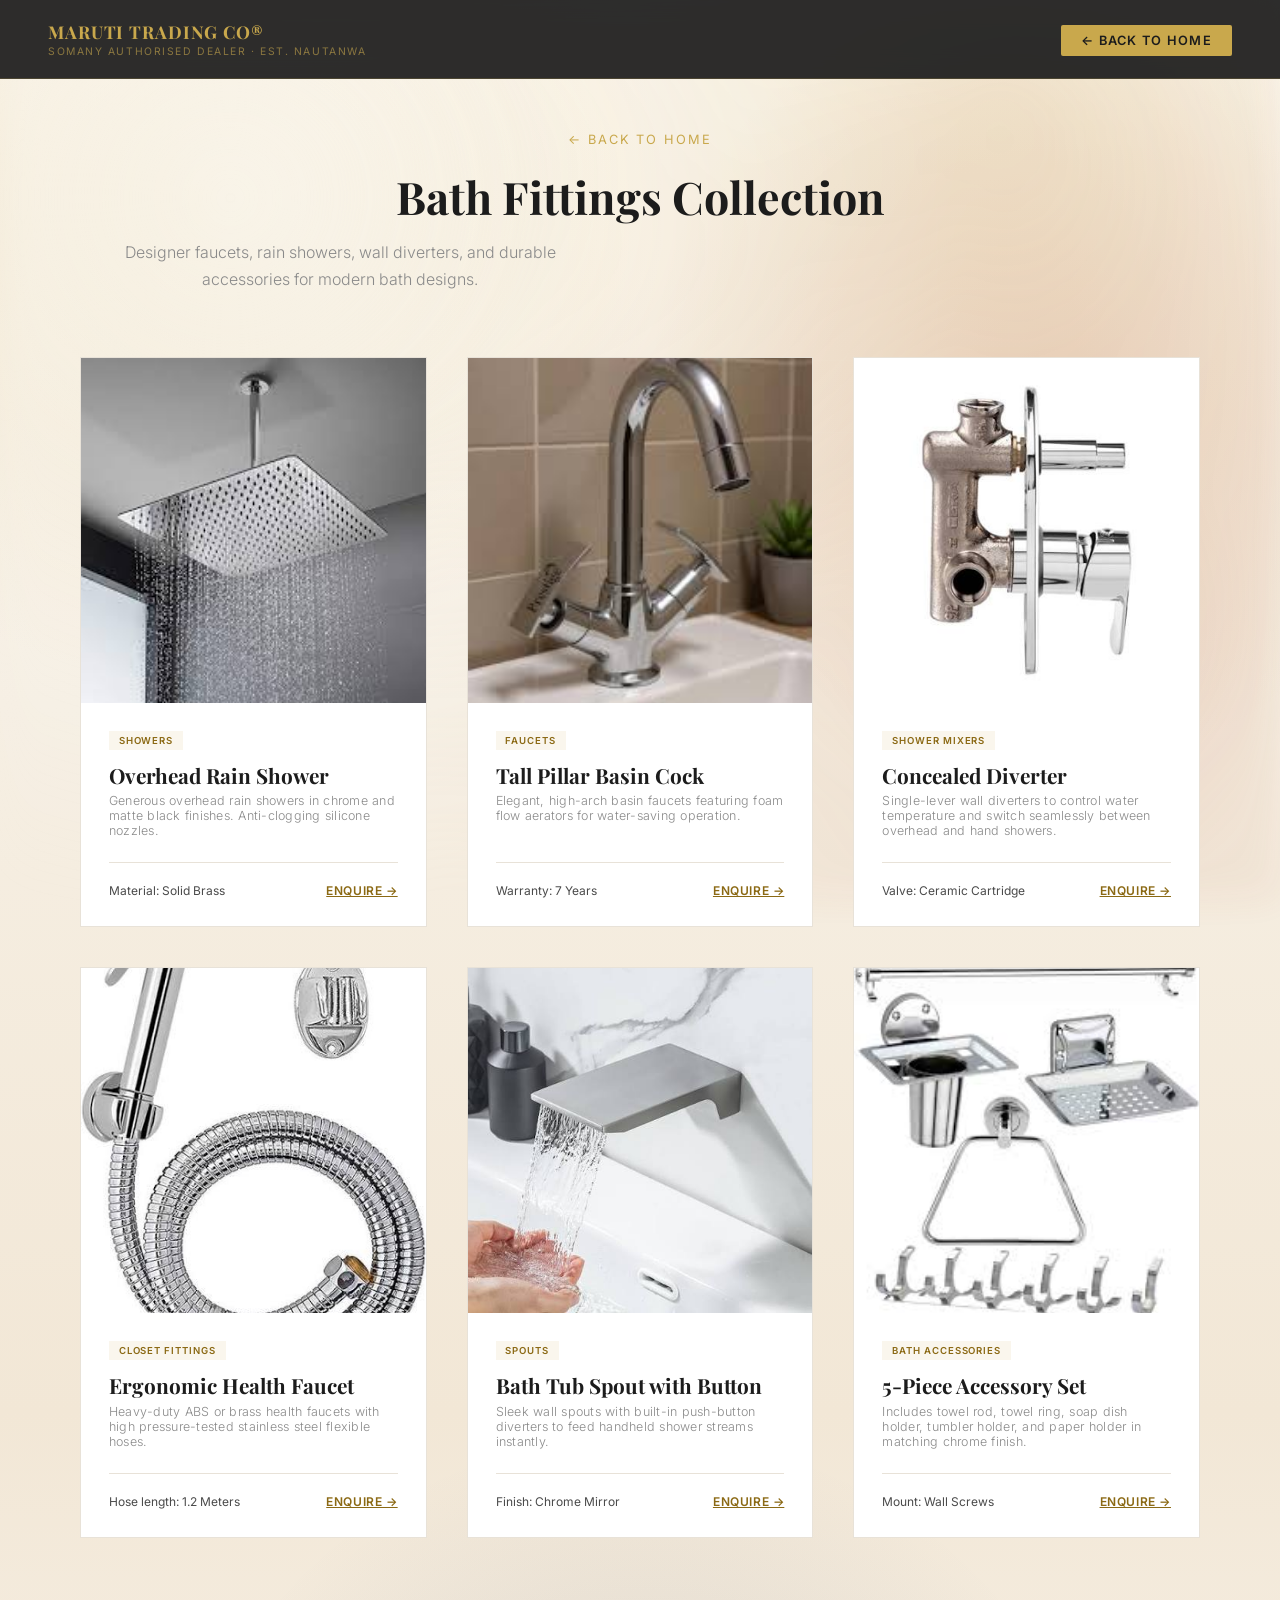
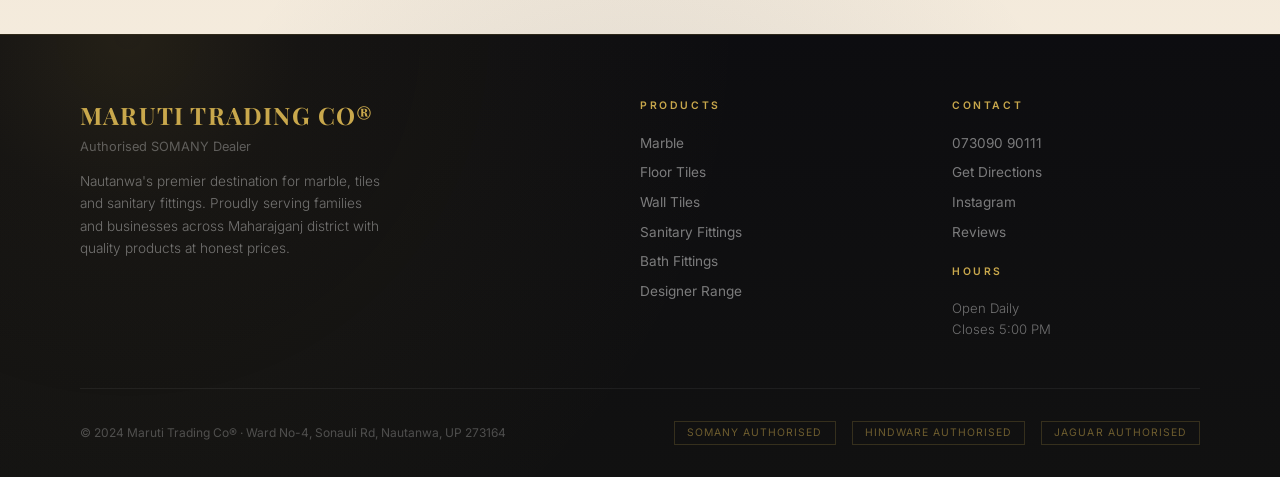
<file: bath.html>
<!DOCTYPE html>
<html lang="en">

<head>
  <meta charset="UTF-8">
  <meta name="viewport" content="width=device-width, initial-scale=1.0">
  <title>Bath Fittings Showcase – Maruti Trading Co®</title>
  <link rel="preconnect" href="https://fonts.googleapis.com">
  <link rel="preconnect" href="https://fonts.gstatic.com" crossorigin>
  <link
    href="https://fonts.googleapis.com/css2?family=Playfair+Display:wght@400;600;700&family=Inter:wght@300;400;500;600&display=swap"
    rel="stylesheet">
  <link rel="stylesheet" href="css/style.css">
</head>

<body>

  <!-- NAV -->
  <nav>
    <div class="nav-brand">
      <span class="nav-brand-name">Maruti Trading Co®</span>
      <span class="nav-brand-sub">SOMANY Authorised Dealer · Est. Nautanwa</span>
    </div>
    <ul class="nav-links">
      <li><a href="index.html" class="nav-cta">← Back to Home</a></li>
    </ul>
  </nav>

  <!-- SHOWCASE CONTAINER -->
  <div class="showcase-container">
    <div class="showcase-header reveal">
      <a href="index.html" class="back-link">← Back to Home</a>
      <h1 class="section-title">Bath Fittings Collection</h1>
      <p class="section-subtitle">Designer faucets, rain showers, wall diverters, and durable accessories for modern
        bath designs.</p>
    </div>

    <div class="showcase-grid reveal-stagger">

      <!-- Card 1 -->
      <div class="showcase-card">
        <div class="showcase-img-container">
          <img src="img/bath/rainshower.jpg" alt="Premium Rain Shower head">
          <div class="showcase-placeholder-overlay">
            <div class="showcase-placeholder-icon">✦</div>
            <div>No image added yet</div>
            <div style="font-size: 0.7rem; margin-top: 0.3rem; opacity: 0.7;">Click edit to add real photo</div>
          </div>
        </div>
        <div class="showcase-info">
          <span class="showcase-badge">Showers</span>
          <h3 class="showcase-title">Overhead Rain Shower</h3>
          <p class="showcase-subtitle">Generous overhead rain showers in chrome and matte black finishes. Anti-clogging
            silicone nozzles.</p>
          <div class="showcase-meta">
            <span class="showcase-spec">Material: Solid Brass</span>
            <a href="tel:07309090111" class="showcase-cta">Enquire →</a>
          </div>
        </div>
      </div>

      <!-- Card 2 -->
      <div class="showcase-card">
        <div class="showcase-img-container">
          <img src="img/bath/tap.jpg" alt="Basin Tap Faucets">
          <div class="showcase-placeholder-overlay">
            <div class="showcase-placeholder-icon">✦</div>
            <div>No image added yet</div>
            <div style="font-size: 0.7rem; margin-top: 0.3rem; opacity: 0.7;">Click edit to add real photo</div>
          </div>
        </div>
        <div class="showcase-info">
          <span class="showcase-badge">Faucets</span>
          <h3 class="showcase-title">Tall Pillar Basin Cock</h3>
          <p class="showcase-subtitle">Elegant, high-arch basin faucets featuring foam flow aerators for water-saving
            operation.</p>
          <div class="showcase-meta">
            <span class="showcase-spec">Warranty: 7 Years</span>
            <a href="tel:07309090111" class="showcase-cta">Enquire →</a>
          </div>
        </div>
      </div>

      <!-- Card 3 -->
      <div class="showcase-card">
        <div class="showcase-img-container">
          <img src="img/bath/wall.jpg" alt="Wall Diverter Valve">
          <div class="showcase-placeholder-overlay">
            <div class="showcase-placeholder-icon">✦</div>
            <div>No image added yet</div>
            <div style="font-size: 0.7rem; margin-top: 0.3rem; opacity: 0.7;">Click edit to add real photo</div>
          </div>
        </div>
        <div class="showcase-info">
          <span class="showcase-badge">Shower Mixers</span>
          <h3 class="showcase-title">Concealed Diverter</h3>
          <p class="showcase-subtitle">Single-lever wall diverters to control water temperature and switch seamlessly
            between overhead and hand showers.</p>
          <div class="showcase-meta">
            <span class="showcase-spec">Valve: Ceramic Cartridge</span>
            <a href="tel:07309090111" class="showcase-cta">Enquire →</a>
          </div>
        </div>
      </div>

      <!-- Card 4 -->
      <div class="showcase-card">
        <div class="showcase-img-container">
          <img src="img/bath/health.jpg" alt="Health Faucets">
          <div class="showcase-placeholder-overlay">
            <div class="showcase-placeholder-icon">✦</div>
            <div>No image added yet</div>
            <div style="font-size: 0.7rem; margin-top: 0.3rem; opacity: 0.7;">Click edit to add real photo</div>
          </div>
        </div>
        <div class="showcase-info">
          <span class="showcase-badge">Closet Fittings</span>
          <h3 class="showcase-title">Ergonomic Health Faucet</h3>
          <p class="showcase-subtitle">Heavy-duty ABS or brass health faucets with high pressure-tested stainless steel
            flexible hoses.</p>
          <div class="showcase-meta">
            <span class="showcase-spec">Hose length: 1.2 Meters</span>
            <a href="tel:07309090111" class="showcase-cta">Enquire →</a>
          </div>
        </div>
      </div>

      <!-- Card 5 -->
      <div class="showcase-card">
        <div class="showcase-img-container">
          <img src="img/bath/spout.jpg" alt="Bathroom Faucet Spouts">
          <div class="showcase-placeholder-overlay">
            <div class="showcase-placeholder-icon">✦</div>
            <div>No image added yet</div>
            <div style="font-size: 0.7rem; margin-top: 0.3rem; opacity: 0.7;">Click edit to add real photo</div>
          </div>
        </div>
        <div class="showcase-info">
          <span class="showcase-badge">Spouts</span>
          <h3 class="showcase-title">Bath Tub Spout with Button</h3>
          <p class="showcase-subtitle">Sleek wall spouts with built-in push-button diverters to feed handheld shower
            streams instantly.</p>
          <div class="showcase-meta">
            <span class="showcase-spec">Finish: Chrome Mirror</span>
            <a href="tel:07309090111" class="showcase-cta">Enquire →</a>
          </div>
        </div>
      </div>

      <!-- Card 6 -->
      <div class="showcase-card">
        <div class="showcase-img-container">
          <img src="img/bath/accessory.jpg" alt="Bath Accessory set">
          <div class="showcase-placeholder-overlay">
            <div class="showcase-placeholder-icon">✦</div>
            <div>No image added yet</div>
            <div style="font-size: 0.7rem; margin-top: 0.3rem; opacity: 0.7;">Click edit to add real photo</div>
          </div>
        </div>
        <div class="showcase-info">
          <span class="showcase-badge">Bath Accessories</span>
          <h3 class="showcase-title">5-Piece Accessory Set</h3>
          <p class="showcase-subtitle">Includes towel rod, towel ring, soap dish holder, tumbler holder, and paper
            holder in matching chrome finish.</p>
          <div class="showcase-meta">
            <span class="showcase-spec">Mount: Wall Screws</span>
            <a href="tel:07309090111" class="showcase-cta">Enquire →</a>
          </div>
        </div>
      </div>

    </div>
  </div>

  <!-- FOOTER -->
  <footer>
    <div class="footer-top">
      <div>
        <div class="footer-brand-name">Maruti Trading Co®</div>
        <div class="footer-brand-auth">Authorised SOMANY Dealer</div>
        <p class="footer-desc">Nautanwa's premier destination for marble, tiles and sanitary fittings. Proudly serving
          families and businesses across Maharajganj district with quality products at honest prices.</p>
      </div>
      <div>
        <div class="footer-col-title">Products</div>
        <ul class="footer-links">
          <li><a href="index.html#categories">Marble</a></li>
          <li><a href="index.html#categories">Floor Tiles</a></li>
          <li><a href="index.html#categories">Wall Tiles</a></li>
          <li><a href="index.html#categories">Sanitary Fittings</a></li>
          <li><a href="index.html#categories">Bath Fittings</a></li>
          <li><a href="index.html#categories">Designer Range</a></li>
        </ul>
      </div>
      <div>
        <div class="footer-col-title">Contact</div>
        <ul class="footer-links">
          <li><a href="tel:07309090111">073090 90111</a></li>
          <li><a href="https://maps.app.goo.gl/9uUVVhiGHgz1ZPfXA" target="_blank">Get Directions</a></li>
          <li><a href="https://instagram.com" target="_blank">Instagram</a></li>
          <li><a href="index.html#reviews">Reviews</a></li>
        </ul>
        <div style="margin-top: 1.5rem;">
          <div class="footer-col-title">Hours</div>
          <div style="font-size: 0.82rem; color: rgba(255,255,255,0.4); font-weight: 300; line-height: 1.6;">Open
            Daily<br>Closes 5:00 PM</div>
        </div>
      </div>
    </div>
    <div class="footer-bottom">
      <div class="footer-copy">© 2024 Maruti Trading Co® · Ward No-4, Sonauli Rd, Nautanwa, UP 273164</div>
      <div class="footer-badges">
        <span class="footer-badge">SOMANY Authorised</span>
        <span class="footer-badge">HINDWARE Authorised</span>
        <span class="footer-badge">JAGUAR Authorised</span>
      </div>
    </div>
  </footer>

  <!-- Custom Cursor Elements -->
  <div id="custom-cursor-dot"></div>
  <div id="custom-cursor-ring"></div>

  <script defer src="js/main.js"></script>
</body>

</html>
</file>
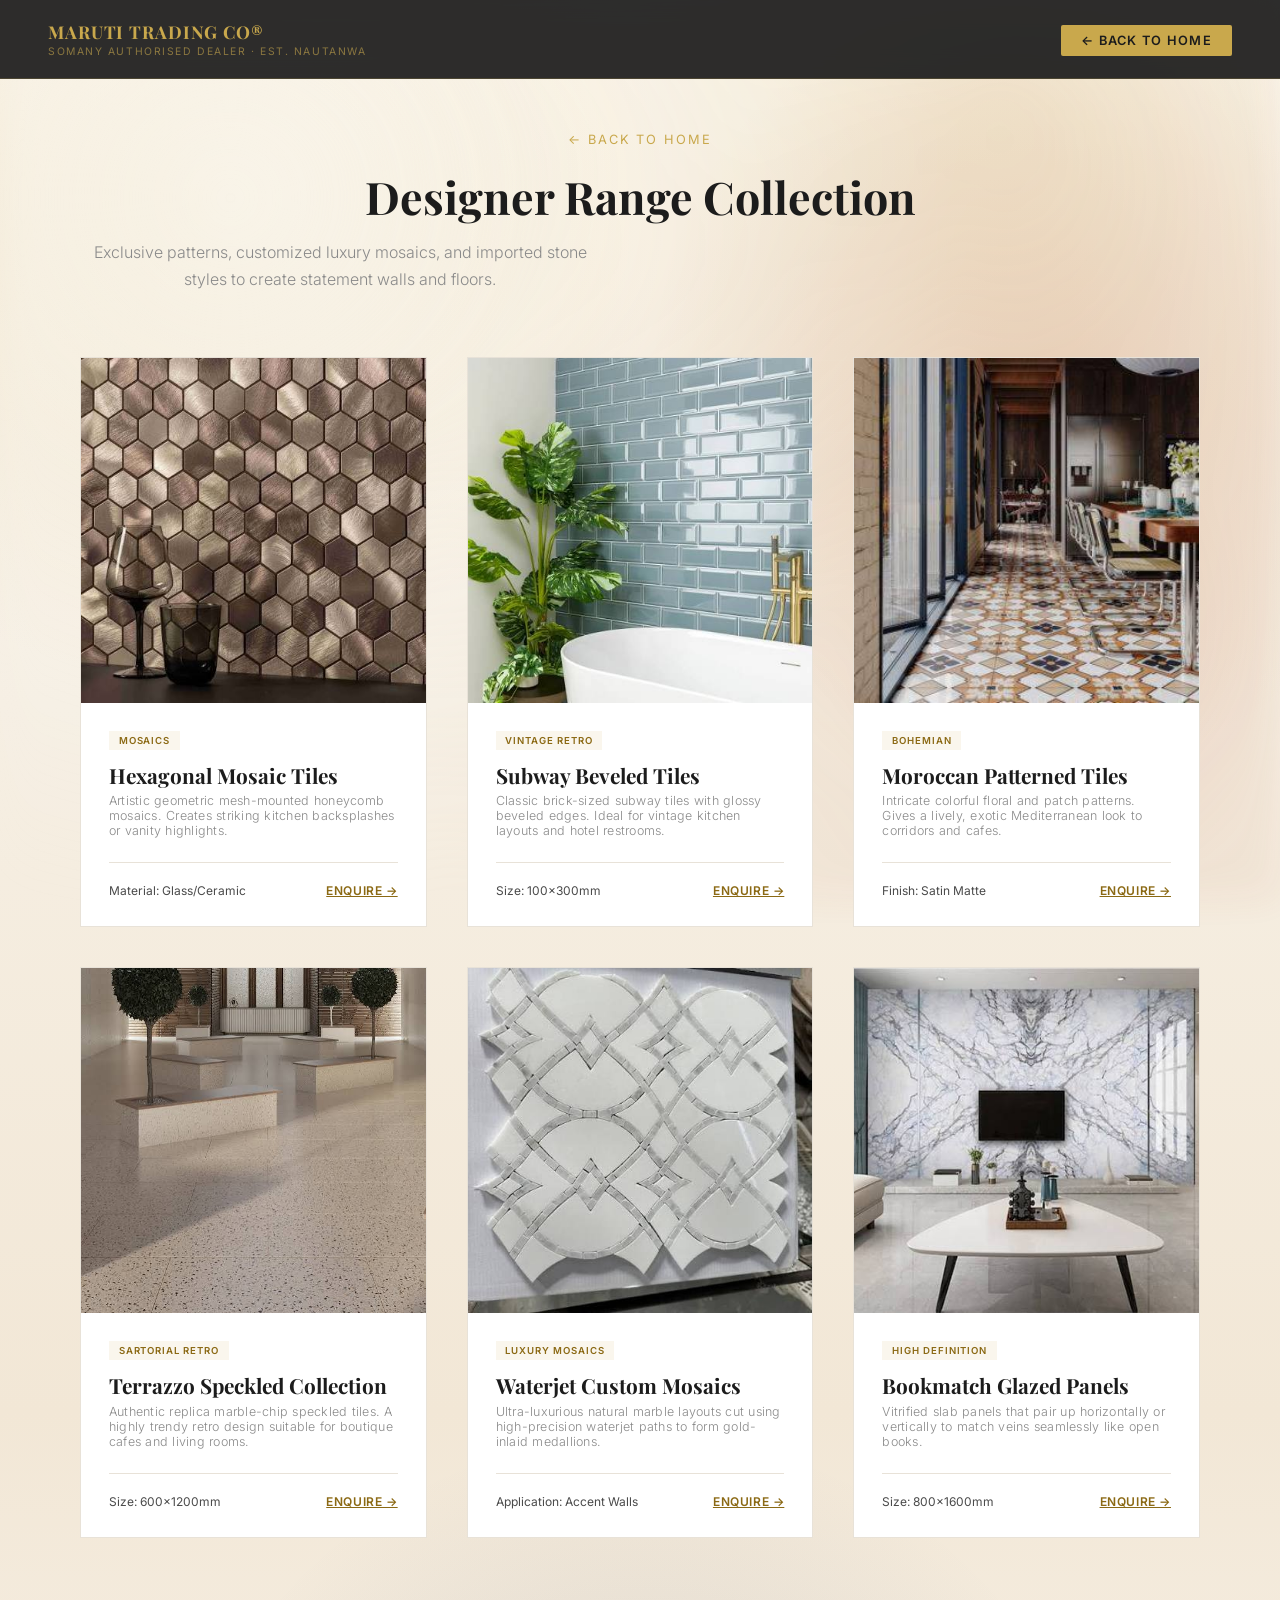
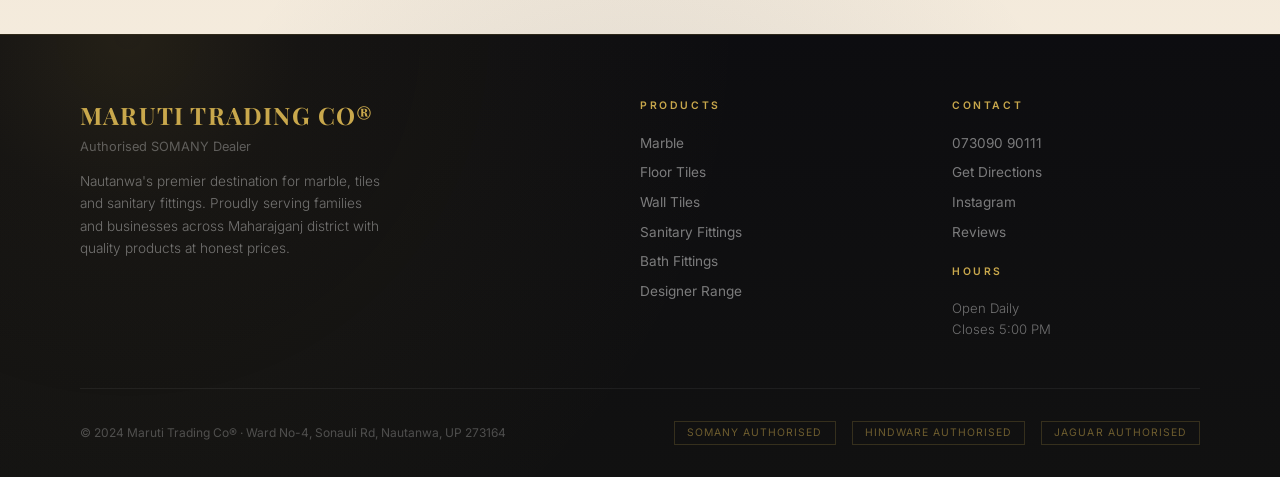
<file: designer.html>
<!DOCTYPE html>
<html lang="en">

<head>
  <meta charset="UTF-8">
  <meta name="viewport" content="width=device-width, initial-scale=1.0">
  <title>Designer Range Showcase – Maruti Trading Co®</title>
  <link rel="preconnect" href="https://fonts.googleapis.com">
  <link rel="preconnect" href="https://fonts.gstatic.com" crossorigin>
  <link
    href="https://fonts.googleapis.com/css2?family=Playfair+Display:wght@400;600;700&family=Inter:wght@300;400;500;600&display=swap"
    rel="stylesheet">
  <link rel="stylesheet" href="css/style.css">
</head>

<body>

  <!-- NAV -->
  <nav>
    <div class="nav-brand">
      <span class="nav-brand-name">Maruti Trading Co®</span>
      <span class="nav-brand-sub">SOMANY Authorised Dealer · Est. Nautanwa</span>
    </div>
    <ul class="nav-links">
      <li><a href="index.html" class="nav-cta">← Back to Home</a></li>
    </ul>
  </nav>

  <!-- SHOWCASE CONTAINER -->
  <div class="showcase-container">
    <div class="showcase-header reveal">
      <a href="index.html" class="back-link">← Back to Home</a>
      <h1 class="section-title">Designer Range Collection</h1>
      <p class="section-subtitle">Exclusive patterns, customized luxury mosaics, and imported stone styles to create
        statement walls and floors.</p>
    </div>

    <div class="showcase-grid reveal-stagger">

      <!-- Card 1 -->
      <div class="showcase-card">
        <div class="showcase-img-container">
          <img src="img/designer/hex.jpg" alt="Hexagonal Ceramic Mosaics">
          <div class="showcase-placeholder-overlay">
            <div class="showcase-placeholder-icon">✦</div>
            <div>No image added yet</div>
            <div style="font-size: 0.7rem; margin-top: 0.3rem; opacity: 0.7;">Click edit to add real photo</div>
          </div>
        </div>
        <div class="showcase-info">
          <span class="showcase-badge">Mosaics</span>
          <h3 class="showcase-title">Hexagonal Mosaic Tiles</h3>
          <p class="showcase-subtitle">Artistic geometric mesh-mounted honeycomb mosaics. Creates striking kitchen
            backsplashes or vanity highlights.</p>
          <div class="showcase-meta">
            <span class="showcase-spec">Material: Glass/Ceramic</span>
            <a href="tel:07309090111" class="showcase-cta">Enquire →</a>
          </div>
        </div>
      </div>

      <!-- Card 2 -->
      <div class="showcase-card">
        <div class="showcase-img-container">
          <img src="img/designer/retro.jpg" alt="Retro Subway wall tiles">
          <div class="showcase-placeholder-overlay">
            <div class="showcase-placeholder-icon">✦</div>
            <div>No image added yet</div>
            <div style="font-size: 0.7rem; margin-top: 0.3rem; opacity: 0.7;">Click edit to add real photo</div>
          </div>
        </div>
        <div class="showcase-info">
          <span class="showcase-badge">Vintage Retro</span>
          <h3 class="showcase-title">Subway Beveled Tiles</h3>
          <p class="showcase-subtitle">Classic brick-sized subway tiles with glossy beveled edges. Ideal for vintage
            kitchen layouts and hotel restrooms.</p>
          <div class="showcase-meta">
            <span class="showcase-spec">Size: 100x300mm</span>
            <a href="tel:07309090111" class="showcase-cta">Enquire →</a>
          </div>
        </div>
      </div>

      <!-- Card 3 -->
      <div class="showcase-card">
        <div class="showcase-img-container">
          <img src="img/designer/moroccan.jpg" alt="Moroccan Pattern tiles">
          <div class="showcase-placeholder-overlay">
            <div class="showcase-placeholder-icon">✦</div>
            <div>No image added yet</div>
            <div style="font-size: 0.7rem; margin-top: 0.3rem; opacity: 0.7;">Click edit to add real photo</div>
          </div>
        </div>
        <div class="showcase-info">
          <span class="showcase-badge">Bohemian</span>
          <h3 class="showcase-title">Moroccan Patterned Tiles</h3>
          <p class="showcase-subtitle">Intricate colorful floral and patch patterns. Gives a lively, exotic
            Mediterranean look to corridors and cafes.</p>
          <div class="showcase-meta">
            <span class="showcase-spec">Finish: Satin Matte</span>
            <a href="tel:07309090111" class="showcase-cta">Enquire →</a>
          </div>
        </div>
      </div>

      <!-- Card 4 -->
      <div class="showcase-card">
        <div class="showcase-img-container">
          <img src="img/designer/terrazo.jpg" alt="Terrazzo Vitrified Tiles">
          <div class="showcase-placeholder-overlay">
            <div class="showcase-placeholder-icon">✦</div>
            <div>No image added yet</div>
            <div style="font-size: 0.7rem; margin-top: 0.3rem; opacity: 0.7;">Click edit to add real photo</div>
          </div>
        </div>
        <div class="showcase-info">
          <span class="showcase-badge">Sartorial Retro</span>
          <h3 class="showcase-title">Terrazzo Speckled Collection</h3>
          <p class="showcase-subtitle">Authentic replica marble-chip speckled tiles. A highly trendy retro design
            suitable for boutique cafes and living rooms.</p>
          <div class="showcase-meta">
            <span class="showcase-spec">Size: 600x1200mm</span>
            <a href="tel:07309090111" class="showcase-cta">Enquire →</a>
          </div>
        </div>
      </div>

      <!-- Card 5 -->
      <div class="showcase-card">
        <div class="showcase-img-container">
          <img src="img/designer/mosaic.jpg" alt="Waterjet Marble Mosaic panels">
          <div class="showcase-placeholder-overlay">
            <div class="showcase-placeholder-icon">✦</div>
            <div>No image added yet</div>
            <div style="font-size: 0.7rem; margin-top: 0.3rem; opacity: 0.7;">Click edit to add real photo</div>
          </div>
        </div>
        <div class="showcase-info">
          <span class="showcase-badge">Luxury Mosaics</span>
          <h3 class="showcase-title">Waterjet Custom Mosaics</h3>
          <p class="showcase-subtitle">Ultra-luxurious natural marble layouts cut using high-precision waterjet paths to
            form gold-inlaid medallions.</p>
          <div class="showcase-meta">
            <span class="showcase-spec">Application: Accent Walls</span>
            <a href="tel:07309090111" class="showcase-cta">Enquire →</a>
          </div>
        </div>
      </div>

      <!-- Card 6 -->
      <div class="showcase-card">
        <div class="showcase-img-container">
          <img src="img/designer/book.jpg" alt="Bookmatch Digital Panels">
          <div class="showcase-placeholder-overlay">
            <div class="showcase-placeholder-icon">✦</div>
            <div>No image added yet</div>
            <div style="font-size: 0.7rem; margin-top: 0.3rem; opacity: 0.7;">Click edit to add real photo</div>
          </div>
        </div>
        <div class="showcase-info">
          <span class="showcase-badge">High Definition</span>
          <h3 class="showcase-title">Bookmatch Glazed Panels</h3>
          <p class="showcase-subtitle">Vitrified slab panels that pair up horizontally or vertically to match veins
            seamlessly like open books.</p>
          <div class="showcase-meta">
            <span class="showcase-spec">Size: 800x1600mm</span>
            <a href="tel:07309090111" class="showcase-cta">Enquire →</a>
          </div>
        </div>
      </div>

    </div>
  </div>

  <!-- FOOTER -->
  <footer>
    <div class="footer-top">
      <div>
        <div class="footer-brand-name">Maruti Trading Co®</div>
        <div class="footer-brand-auth">Authorised SOMANY Dealer</div>
        <p class="footer-desc">Nautanwa's premier destination for marble, tiles and sanitary fittings. Proudly serving
          families and businesses across Maharajganj district with quality products at honest prices.</p>
      </div>
      <div>
        <div class="footer-col-title">Products</div>
        <ul class="footer-links">
          <li><a href="index.html#categories">Marble</a></li>
          <li><a href="index.html#categories">Floor Tiles</a></li>
          <li><a href="index.html#categories">Wall Tiles</a></li>
          <li><a href="index.html#categories">Sanitary Fittings</a></li>
          <li><a href="index.html#categories">Bath Fittings</a></li>
          <li><a href="index.html#categories">Designer Range</a></li>
        </ul>
      </div>
      <div>
        <div class="footer-col-title">Contact</div>
        <ul class="footer-links">
          <li><a href="tel:07309090111">073090 90111</a></li>
          <li><a href="https://maps.app.goo.gl/9uUVVhiGHgz1ZPfXA" target="_blank">Get Directions</a></li>
          <li><a href="https://instagram.com" target="_blank">Instagram</a></li>
          <li><a href="index.html#reviews">Reviews</a></li>
        </ul>
        <div style="margin-top: 1.5rem;">
          <div class="footer-col-title">Hours</div>
          <div style="font-size: 0.82rem; color: rgba(255,255,255,0.4); font-weight: 300; line-height: 1.6;">Open
            Daily<br>Closes 5:00 PM</div>
        </div>
      </div>
    </div>
    <div class="footer-bottom">
      <div class="footer-copy">© 2024 Maruti Trading Co® · Ward No-4, Sonauli Rd, Nautanwa, UP 273164</div>
      <div class="footer-badges">
        <span class="footer-badge">SOMANY Authorised</span>
        <span class="footer-badge">HINDWARE Authorised</span>
        <span class="footer-badge">JAGUAR Authorised</span>
      </div>
    </div>
  </footer>

  <!-- Custom Cursor Elements -->
  <div id="custom-cursor-dot"></div>
  <div id="custom-cursor-ring"></div>

  <script defer src="js/main.js"></script>
</body>

</html>
</file>
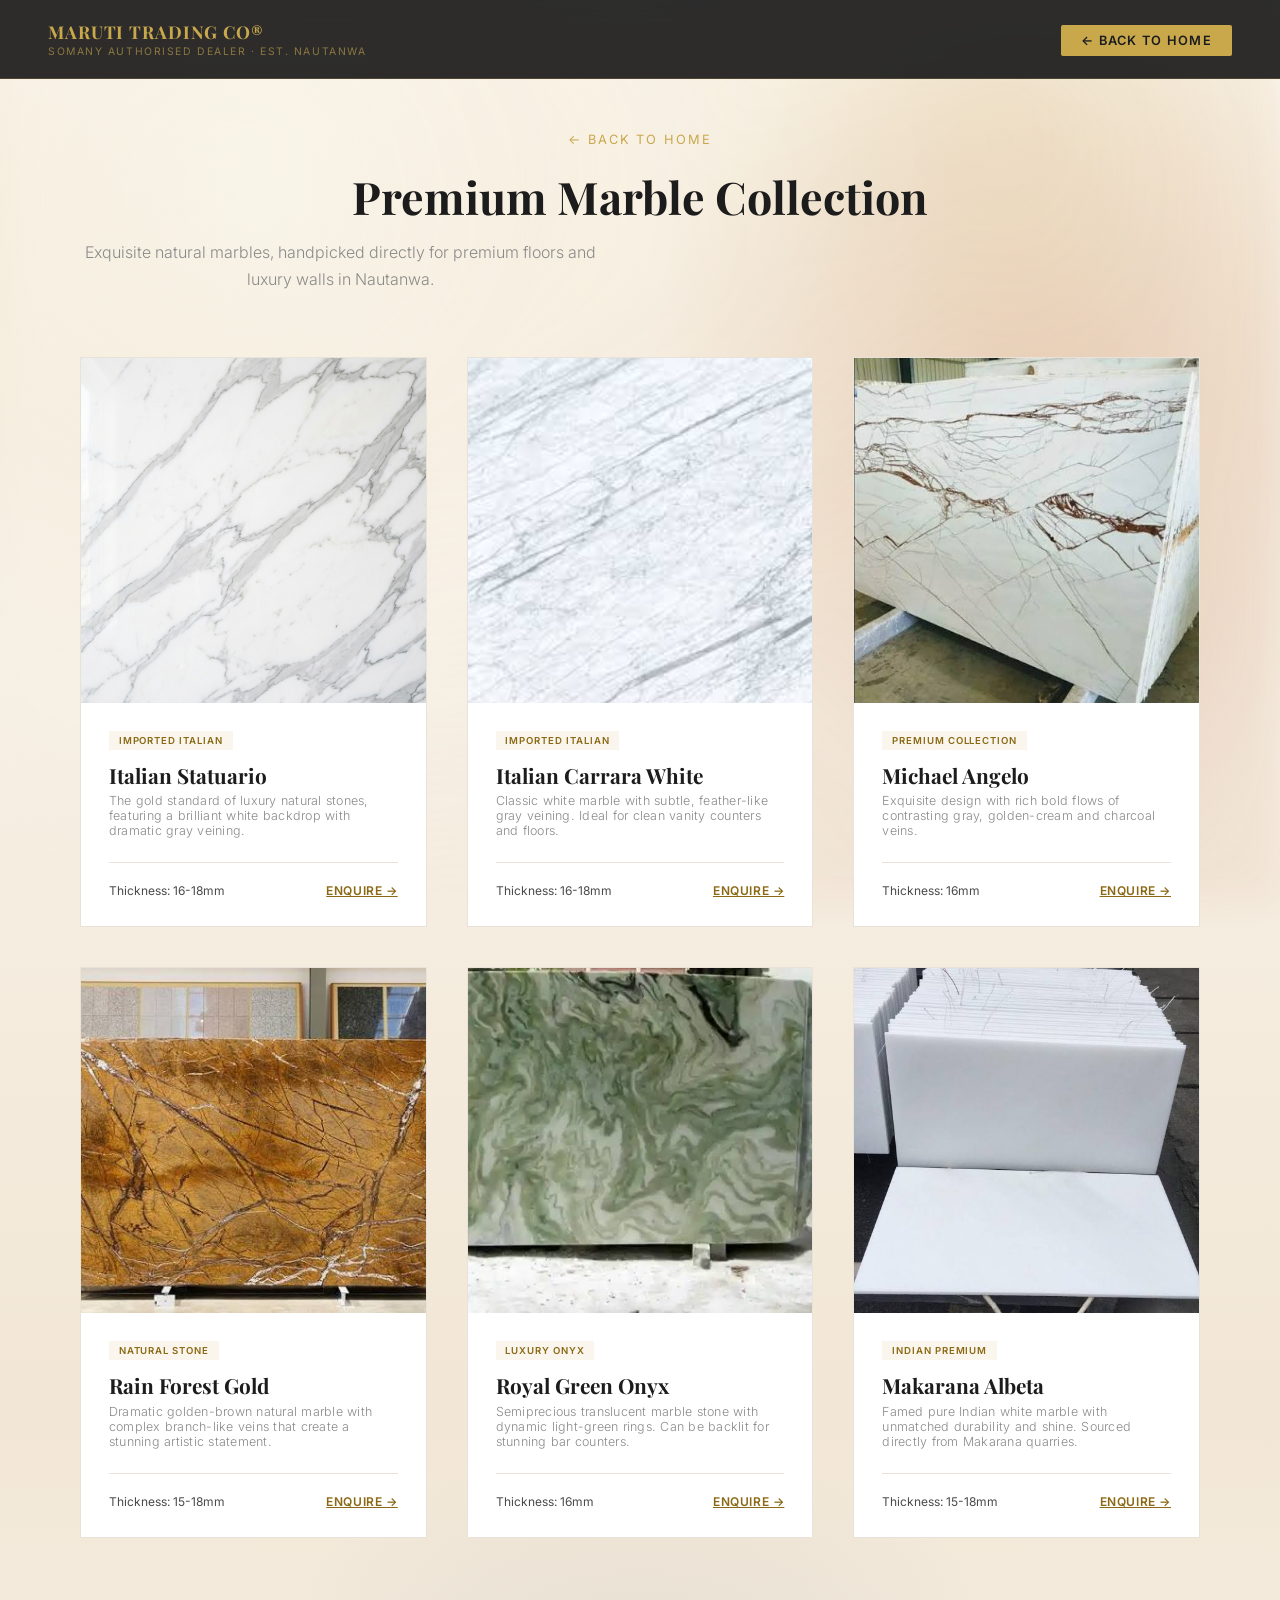
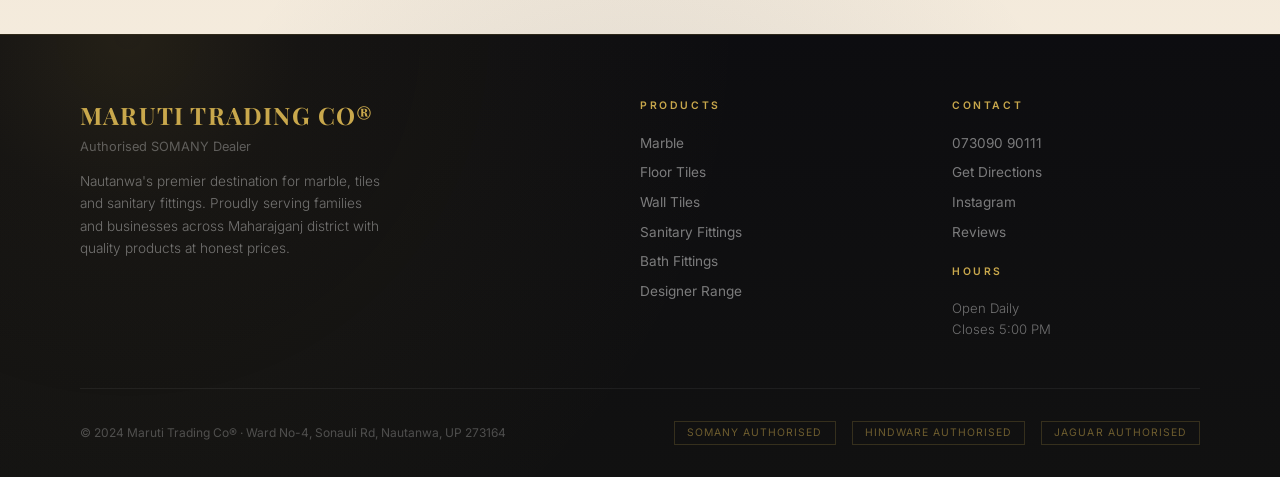
<file: marbles.html>
<!DOCTYPE html>
<html lang="en">

<head>
  <meta charset="UTF-8">
  <meta name="viewport" content="width=device-width, initial-scale=1.0">
  <title>Premium Marble Showcase – Maruti Trading Co®</title>
  <link rel="preconnect" href="https://fonts.googleapis.com">
  <link rel="preconnect" href="https://fonts.gstatic.com" crossorigin>
  <link
    href="https://fonts.googleapis.com/css2?family=Playfair+Display:wght@400;600;700&family=Inter:wght@300;400;500;600&display=swap"
    rel="stylesheet">
  <link rel="stylesheet" href="css/style.css">
</head>

<body>

  <!-- NAV -->
  <nav>
    <div class="nav-brand">
      <span class="nav-brand-name">Maruti Trading Co®</span>
      <span class="nav-brand-sub">SOMANY Authorised Dealer · Est. Nautanwa</span>
    </div>
    <ul class="nav-links">
      <li><a href="index.html" class="nav-cta">← Back to Home</a></li>
    </ul>
  </nav>

  <!-- SHOWCASE CONTAINER -->
  <div class="showcase-container">
    <div class="showcase-header reveal">
      <a href="index.html" class="back-link">← Back to Home</a>
      <h1 class="section-title">Premium Marble Collection</h1>
      <p class="section-subtitle">Exquisite natural marbles, handpicked directly for premium floors and luxury walls in
        Nautanwa.</p>
    </div>

    <div class="showcase-grid reveal-stagger">

      <!-- Card 1 -->
      <div class="showcase-card">
        <div class="showcase-img-container">
          <img src="img/marbles/statuario.png" alt="Italian Statuario Marble">
          <div class="showcase-placeholder-overlay">
            <div class="showcase-placeholder-icon">✦</div>
            <div>No image added yet</div>
            <div style="font-size: 0.7rem; margin-top: 0.3rem; opacity: 0.7;">Click edit to add real marble photo</div>
          </div>
        </div>
        <div class="showcase-info">
          <span class="showcase-badge">Imported Italian</span>
          <h3 class="showcase-title">Italian Statuario</h3>
          <p class="showcase-subtitle">The gold standard of luxury natural stones, featuring a brilliant white backdrop
            with dramatic gray veining.</p>
          <div class="showcase-meta">
            <span class="showcase-spec">Thickness: 16-18mm</span>
            <a href="tel:07309090111" class="showcase-cta">Enquire →</a>
          </div>
        </div>
      </div>

      <!-- Card 2 -->
      <div class="showcase-card">
        <div class="showcase-img-container">
          <img src="img/marbles/italiancarrara.jpg" alt="Italian Carrara Marble">
          <div class="showcase-placeholder-overlay">
            <div class="showcase-placeholder-icon">✦</div>
            <div>No image added yet</div>
            <div style="font-size: 0.7rem; margin-top: 0.3rem; opacity: 0.7;">Click edit to add real marble photo</div>
          </div>
        </div>
        <div class="showcase-info">
          <span class="showcase-badge">Imported Italian</span>
          <h3 class="showcase-title">Italian Carrara White</h3>
          <p class="showcase-subtitle">Classic white marble with subtle, feather-like gray veining. Ideal for clean
            vanity counters and floors.</p>
          <div class="showcase-meta">
            <span class="showcase-spec">Thickness: 16-18mm</span>
            <a href="tel:07309090111" class="showcase-cta">Enquire →</a>
          </div>
        </div>
      </div>

      <!-- Card 3 -->
      <div class="showcase-card">
        <div class="showcase-img-container">
          <img src="img/marbles/michael.jpg" alt="Michael Angelo Marble">
          <div class="showcase-placeholder-overlay">
            <div class="showcase-placeholder-icon">✦</div>
            <div>No image added yet</div>
            <div style="font-size: 0.7rem; margin-top: 0.3rem; opacity: 0.7;">Click edit to add real marble photo</div>
          </div>
        </div>
        <div class="showcase-info">
          <span class="showcase-badge">Premium Collection</span>
          <h3 class="showcase-title">Michael Angelo</h3>
          <p class="showcase-subtitle">Exquisite design with rich bold flows of contrasting gray, golden-cream and
            charcoal veins.</p>
          <div class="showcase-meta">
            <span class="showcase-spec">Thickness: 16mm</span>
            <a href="tel:07309090111" class="showcase-cta">Enquire →</a>
          </div>
        </div>
      </div>

      <!-- Card 4 -->
      <div class="showcase-card">
        <div class="showcase-img-container">
          <img src="img/marbles/rainforest.jpg" alt="Rain Forest Gold Marble">
          <div class="showcase-placeholder-overlay">
            <div class="showcase-placeholder-icon">✦</div>
            <div>No image added yet</div>
            <div style="font-size: 0.7rem; margin-top: 0.3rem; opacity: 0.7;">Click edit to add real marble photo</div>
          </div>
        </div>
        <div class="showcase-info">
          <span class="showcase-badge">Natural Stone</span>
          <h3 class="showcase-title">Rain Forest Gold</h3>
          <p class="showcase-subtitle">Dramatic golden-brown natural marble with complex branch-like veins that create a
            stunning artistic statement.</p>
          <div class="showcase-meta">
            <span class="showcase-spec">Thickness: 15-18mm</span>
            <a href="tel:07309090111" class="showcase-cta">Enquire →</a>
          </div>
        </div>
      </div>

      <!-- Card 5 -->
      <div class="showcase-card">
        <div class="showcase-img-container">
          <img src="img/marbles/green.jpg" alt="Green Onyx Marble">
          <div class="showcase-placeholder-overlay">
            <div class="showcase-placeholder-icon">✦</div>
            <div>No image added yet</div>
            <div style="font-size: 0.7rem; margin-top: 0.3rem; opacity: 0.7;">Click edit to add real marble photo</div>
          </div>
        </div>
        <div class="showcase-info">
          <span class="showcase-badge">Luxury Onyx</span>
          <h3 class="showcase-title">Royal Green Onyx</h3>
          <p class="showcase-subtitle">Semiprecious translucent marble stone with dynamic light-green rings. Can be
            backlit for stunning bar counters.</p>
          <div class="showcase-meta">
            <span class="showcase-spec">Thickness: 16mm</span>
            <a href="tel:07309090111" class="showcase-cta">Enquire →</a>
          </div>
        </div>
      </div>

      <!-- Card 6 -->
      <div class="showcase-card">
        <div class="showcase-img-container">
          <img src="img/marbles/makarana.jpg" alt="Makarana White Marble">
          <div class="showcase-placeholder-overlay">
            <div class="showcase-placeholder-icon">✦</div>
            <div>No image added yet</div>
            <div style="font-size: 0.7rem; margin-top: 0.3rem; opacity: 0.7;">Click edit to add real marble photo</div>
          </div>
        </div>
        <div class="showcase-info">
          <span class="showcase-badge">Indian Premium</span>
          <h3 class="showcase-title">Makarana Albeta</h3>
          <p class="showcase-subtitle">Famed pure Indian white marble with unmatched durability and shine. Sourced
            directly from Makarana quarries.</p>
          <div class="showcase-meta">
            <span class="showcase-spec">Thickness: 15-18mm</span>
            <a href="tel:07309090111" class="showcase-cta">Enquire →</a>
          </div>
        </div>
      </div>

    </div>
  </div>

  <!-- FOOTER -->
  <footer>
    <div class="footer-top">
      <div>
        <div class="footer-brand-name">Maruti Trading Co®</div>
        <div class="footer-brand-auth">Authorised SOMANY Dealer</div>
        <p class="footer-desc">Nautanwa's premier destination for marble, tiles and sanitary fittings. Proudly serving
          families and businesses across Maharajganj district with quality products at honest prices.</p>
      </div>
      <div>
        <div class="footer-col-title">Products</div>
        <ul class="footer-links">
          <li><a href="index.html#categories">Marble</a></li>
          <li><a href="index.html#categories">Floor Tiles</a></li>
          <li><a href="index.html#categories">Wall Tiles</a></li>
          <li><a href="index.html#categories">Sanitary Fittings</a></li>
          <li><a href="index.html#categories">Bath Fittings</a></li>
          <li><a href="index.html#categories">Designer Range</a></li>
        </ul>
      </div>
      <div>
        <div class="footer-col-title">Contact</div>
        <ul class="footer-links">
          <li><a href="tel:07309090111">073090 90111</a></li>
          <li><a href="https://maps.app.goo.gl/9uUVVhiGHgz1ZPfXA" target="_blank">Get Directions</a></li>
          <li><a href="https://instagram.com" target="_blank">Instagram</a></li>
          <li><a href="index.html#reviews">Reviews</a></li>
        </ul>
        <div style="margin-top: 1.5rem;">
          <div class="footer-col-title">Hours</div>
          <div style="font-size: 0.82rem; color: rgba(255,255,255,0.4); font-weight: 300; line-height: 1.6;">Open
            Daily<br>Closes 5:00 PM</div>
        </div>
      </div>
    </div>
    <div class="footer-bottom">
      <div class="footer-copy">© 2024 Maruti Trading Co® · Ward No-4, Sonauli Rd, Nautanwa, UP 273164</div>
      <div class="footer-badges">
        <span class="footer-badge">SOMANY Authorised</span>
        <span class="footer-badge">HINDWARE Authorised</span>
        <span class="footer-badge">JAGUAR Authorised</span>
      </div>
    </div>
  </footer>

  <!-- Custom Cursor Elements -->
  <div id="custom-cursor-dot"></div>
  <div id="custom-cursor-ring"></div>

  <script defer src="js/main.js"></script>
</body>

</html>
</file>
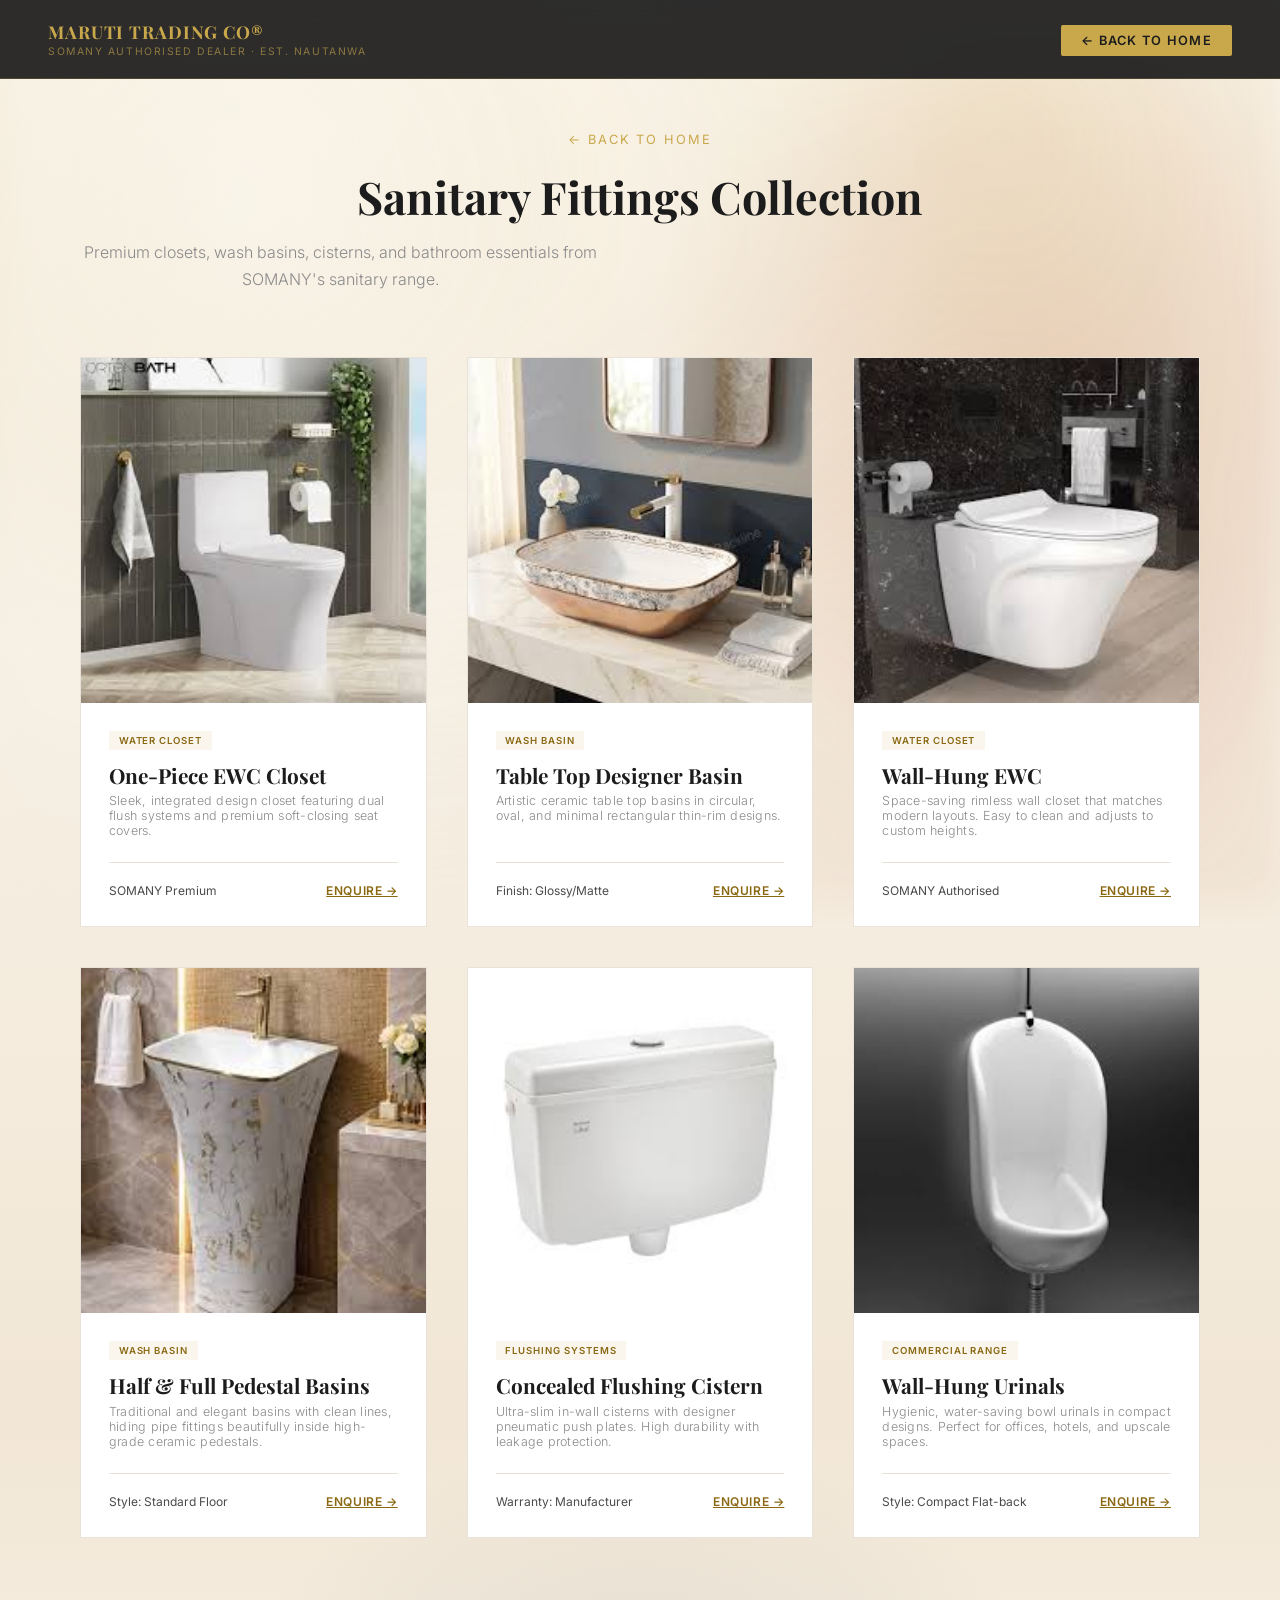
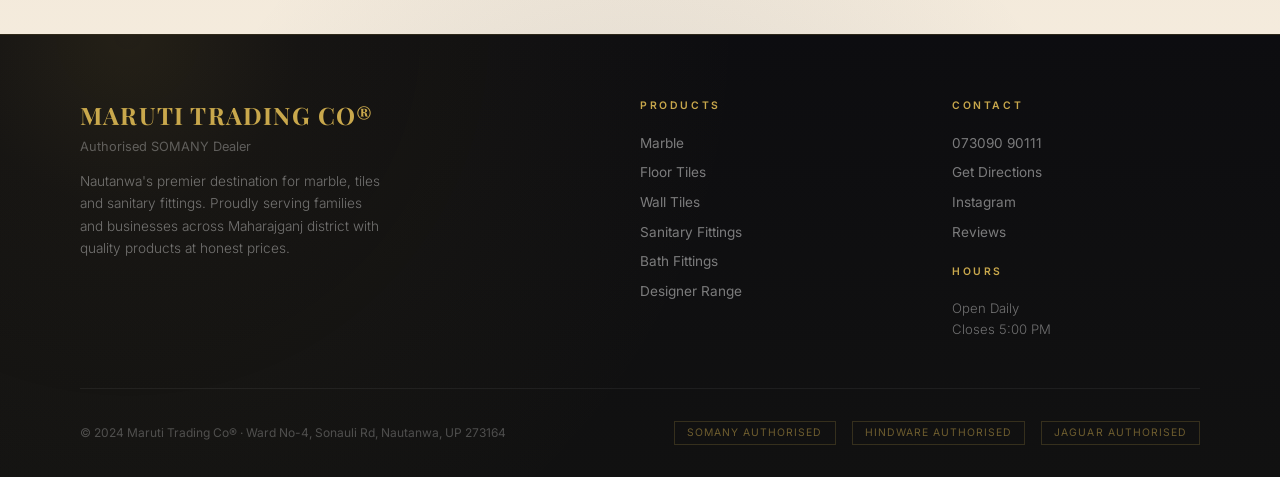
<file: sanitary.html>
<!DOCTYPE html>
<html lang="en">

<head>
  <meta charset="UTF-8">
  <meta name="viewport" content="width=device-width, initial-scale=1.0">
  <title>Sanitary Fittings Showcase – Maruti Trading Co®</title>
  <link rel="preconnect" href="https://fonts.googleapis.com">
  <link rel="preconnect" href="https://fonts.gstatic.com" crossorigin>
  <link
    href="https://fonts.googleapis.com/css2?family=Playfair+Display:wght@400;600;700&family=Inter:wght@300;400;500;600&display=swap"
    rel="stylesheet">
  <link rel="stylesheet" href="css/style.css">
</head>

<body>

  <!-- NAV -->
  <nav>
    <div class="nav-brand">
      <span class="nav-brand-name">Maruti Trading Co®</span>
      <span class="nav-brand-sub">SOMANY Authorised Dealer · Est. Nautanwa</span>
    </div>
    <ul class="nav-links">
      <li><a href="index.html" class="nav-cta">← Back to Home</a></li>
    </ul>
  </nav>

  <!-- SHOWCASE CONTAINER -->
  <div class="showcase-container">
    <div class="showcase-header reveal">
      <a href="index.html" class="back-link">← Back to Home</a>
      <h1 class="section-title">Sanitary Fittings Collection</h1>
      <p class="section-subtitle">Premium closets, wash basins, cisterns, and bathroom essentials from SOMANY's sanitary
        range.</p>
    </div>

    <div class="showcase-grid reveal-stagger">

      <!-- Card 1 -->
      <div class="showcase-card">
        <div class="showcase-img-container">
          <img src="img/sanitary/onepiecewatercloset.jpg" alt="One-Piece Water Closet">
          <div class="showcase-placeholder-overlay">
            <div class="showcase-placeholder-icon">✦</div>
            <div>No image added yet</div>
            <div style="font-size: 0.7rem; margin-top: 0.3rem; opacity: 0.7;">Click edit to add real photo</div>
          </div>
        </div>
        <div class="showcase-info">
          <span class="showcase-badge">Water Closet</span>
          <h3 class="showcase-title">One-Piece EWC Closet</h3>
          <p class="showcase-subtitle">Sleek, integrated design closet featuring dual flush systems and premium
            soft-closing seat covers.</p>
          <div class="showcase-meta">
            <span class="showcase-spec">SOMANY Premium</span>
            <a href="tel:07309090111" class="showcase-cta">Enquire →</a>
          </div>
        </div>
      </div>

      <!-- Card 2 -->
      <div class="showcase-card">
        <div class="showcase-img-container">
          <img src="img/sanitary/tabletopwashbasin.jpg" alt="Table Top Wash Basin">
          <div class="showcase-placeholder-overlay">
            <div class="showcase-placeholder-icon">✦</div>
            <div>No image added yet</div>
            <div style="font-size: 0.7rem; margin-top: 0.3rem; opacity: 0.7;">Click edit to add real photo</div>
          </div>
        </div>
        <div class="showcase-info">
          <span class="showcase-badge">Wash Basin</span>
          <h3 class="showcase-title">Table Top Designer Basin</h3>
          <p class="showcase-subtitle">Artistic ceramic table top basins in circular, oval, and minimal rectangular
            thin-rim designs.</p>
          <div class="showcase-meta">
            <span class="showcase-spec">Finish: Glossy/Matte</span>
            <a href="tel:07309090111" class="showcase-cta">Enquire →</a>
          </div>
        </div>
      </div>

      <!-- Card 3 -->
      <div class="showcase-card">
        <div class="showcase-img-container">
          <img src="img/sanitary/wqllhungwatercloset.jpg" alt="Wall Hung Water Closet">
          <div class="showcase-placeholder-overlay">
            <div class="showcase-placeholder-icon">✦</div>
            <div>No image added yet</div>
            <div style="font-size: 0.7rem; margin-top: 0.3rem; opacity: 0.7;">Click edit to add real photo</div>
          </div>
        </div>
        <div class="showcase-info">
          <span class="showcase-badge">Water Closet</span>
          <h3 class="showcase-title">Wall-Hung EWC</h3>
          <p class="showcase-subtitle">Space-saving rimless wall closet that matches modern layouts. Easy to clean and
            adjusts to custom heights.</p>
          <div class="showcase-meta">
            <span class="showcase-spec">SOMANY Authorised</span>
            <a href="tel:07309090111" class="showcase-cta">Enquire →</a>
          </div>
        </div>
      </div>

      <!-- Card 4 -->
      <div class="showcase-card">
        <div class="showcase-img-container">
          <img src="img/sanitary/pedestalbasin.jpg" alt="Pedestal Basin">
          <div class="showcase-placeholder-overlay">
            <div class="showcase-placeholder-icon">✦</div>
            <div>No image added yet</div>
            <div style="font-size: 0.7rem; margin-top: 0.3rem; opacity: 0.7;">Click edit to add real photo</div>
          </div>
        </div>
        <div class="showcase-info">
          <span class="showcase-badge">Wash Basin</span>
          <h3 class="showcase-title">Half & Full Pedestal Basins</h3>
          <p class="showcase-subtitle">Traditional and elegant basins with clean lines, hiding pipe fittings beautifully
            inside high-grade ceramic pedestals.</p>
          <div class="showcase-meta">
            <span class="showcase-spec">Style: Standard Floor</span>
            <a href="tel:07309090111" class="showcase-cta">Enquire →</a>
          </div>
        </div>
      </div>

      <!-- Card 5 -->
      <div class="showcase-card">
        <div class="showcase-img-container">
          <img src="img/sanitary/cistern.jpg" alt="Smart Concealed Cistern">
          <div class="showcase-placeholder-overlay">
            <div class="showcase-placeholder-icon">✦</div>
            <div>No image added yet</div>
            <div style="font-size: 0.7rem; margin-top: 0.3rem; opacity: 0.7;">Click edit to add real photo</div>
          </div>
        </div>
        <div class="showcase-info">
          <span class="showcase-badge">Flushing Systems</span>
          <h3 class="showcase-title">Concealed Flushing Cistern</h3>
          <p class="showcase-subtitle">Ultra-slim in-wall cisterns with designer pneumatic push plates. High durability
            with leakage protection.</p>
          <div class="showcase-meta">
            <span class="showcase-spec">Warranty: Manufacturer</span>
            <a href="tel:07309090111" class="showcase-cta">Enquire →</a>
          </div>
        </div>
      </div>

      <!-- Card 6 -->
      <div class="showcase-card">
        <div class="showcase-img-container">
          <img src="img/sanitary/urinals.jpg" alt="Premium Urinals">
          <div class="showcase-placeholder-overlay">
            <div class="showcase-placeholder-icon">✦</div>
            <div>No image added yet</div>
            <div style="font-size: 0.7rem; margin-top: 0.3rem; opacity: 0.7;">Click edit to add real photo</div>
          </div>
        </div>
        <div class="showcase-info">
          <span class="showcase-badge">Commercial Range</span>
          <h3 class="showcase-title">Wall-Hung Urinals</h3>
          <p class="showcase-subtitle">Hygienic, water-saving bowl urinals in compact designs. Perfect for offices,
            hotels, and upscale spaces.</p>
          <div class="showcase-meta">
            <span class="showcase-spec">Style: Compact Flat-back</span>
            <a href="tel:07309090111" class="showcase-cta">Enquire →</a>
          </div>
        </div>
      </div>

    </div>
  </div>

  <!-- FOOTER -->
  <footer>
    <div class="footer-top">
      <div>
        <div class="footer-brand-name">Maruti Trading Co®</div>
        <div class="footer-brand-auth">Authorised SOMANY Dealer</div>
        <p class="footer-desc">Nautanwa's premier destination for marble, tiles and sanitary fittings. Proudly serving
          families and businesses across Maharajganj district with quality products at honest prices.</p>
      </div>
      <div>
        <div class="footer-col-title">Products</div>
        <ul class="footer-links">
          <li><a href="index.html#categories">Marble</a></li>
          <li><a href="index.html#categories">Floor Tiles</a></li>
          <li><a href="index.html#categories">Wall Tiles</a></li>
          <li><a href="index.html#categories">Sanitary Fittings</a></li>
          <li><a href="index.html#categories">Bath Fittings</a></li>
          <li><a href="index.html#categories">Designer Range</a></li>
        </ul>
      </div>
      <div>
        <div class="footer-col-title">Contact</div>
        <ul class="footer-links">
          <li><a href="tel:07309090111">073090 90111</a></li>
          <li><a href="https://maps.app.goo.gl/9uUVVhiGHgz1ZPfXA" target="_blank">Get Directions</a></li>
          <li><a href="https://instagram.com" target="_blank">Instagram</a></li>
          <li><a href="index.html#reviews">Reviews</a></li>
        </ul>
        <div style="margin-top: 1.5rem;">
          <div class="footer-col-title">Hours</div>
          <div style="font-size: 0.82rem; color: rgba(255,255,255,0.4); font-weight: 300; line-height: 1.6;">Open
            Daily<br>Closes 5:00 PM</div>
        </div>
      </div>
    </div>
    <div class="footer-bottom">
      <div class="footer-copy">© 2024 Maruti Trading Co® · Ward No-4, Sonauli Rd, Nautanwa, UP 273164</div>
      <div class="footer-badges">
        <span class="footer-badge">SOMANY Authorised</span>
        <span class="footer-badge">HINDWARE Authorised</span>
        <span class="footer-badge">JAGUAR Authorised</span>
      </div>
    </div>
  </footer>

  <!-- Custom Cursor Elements -->
  <div id="custom-cursor-dot"></div>
  <div id="custom-cursor-ring"></div>

  <script defer src="js/main.js"></script>
</body>

</html>
</file>
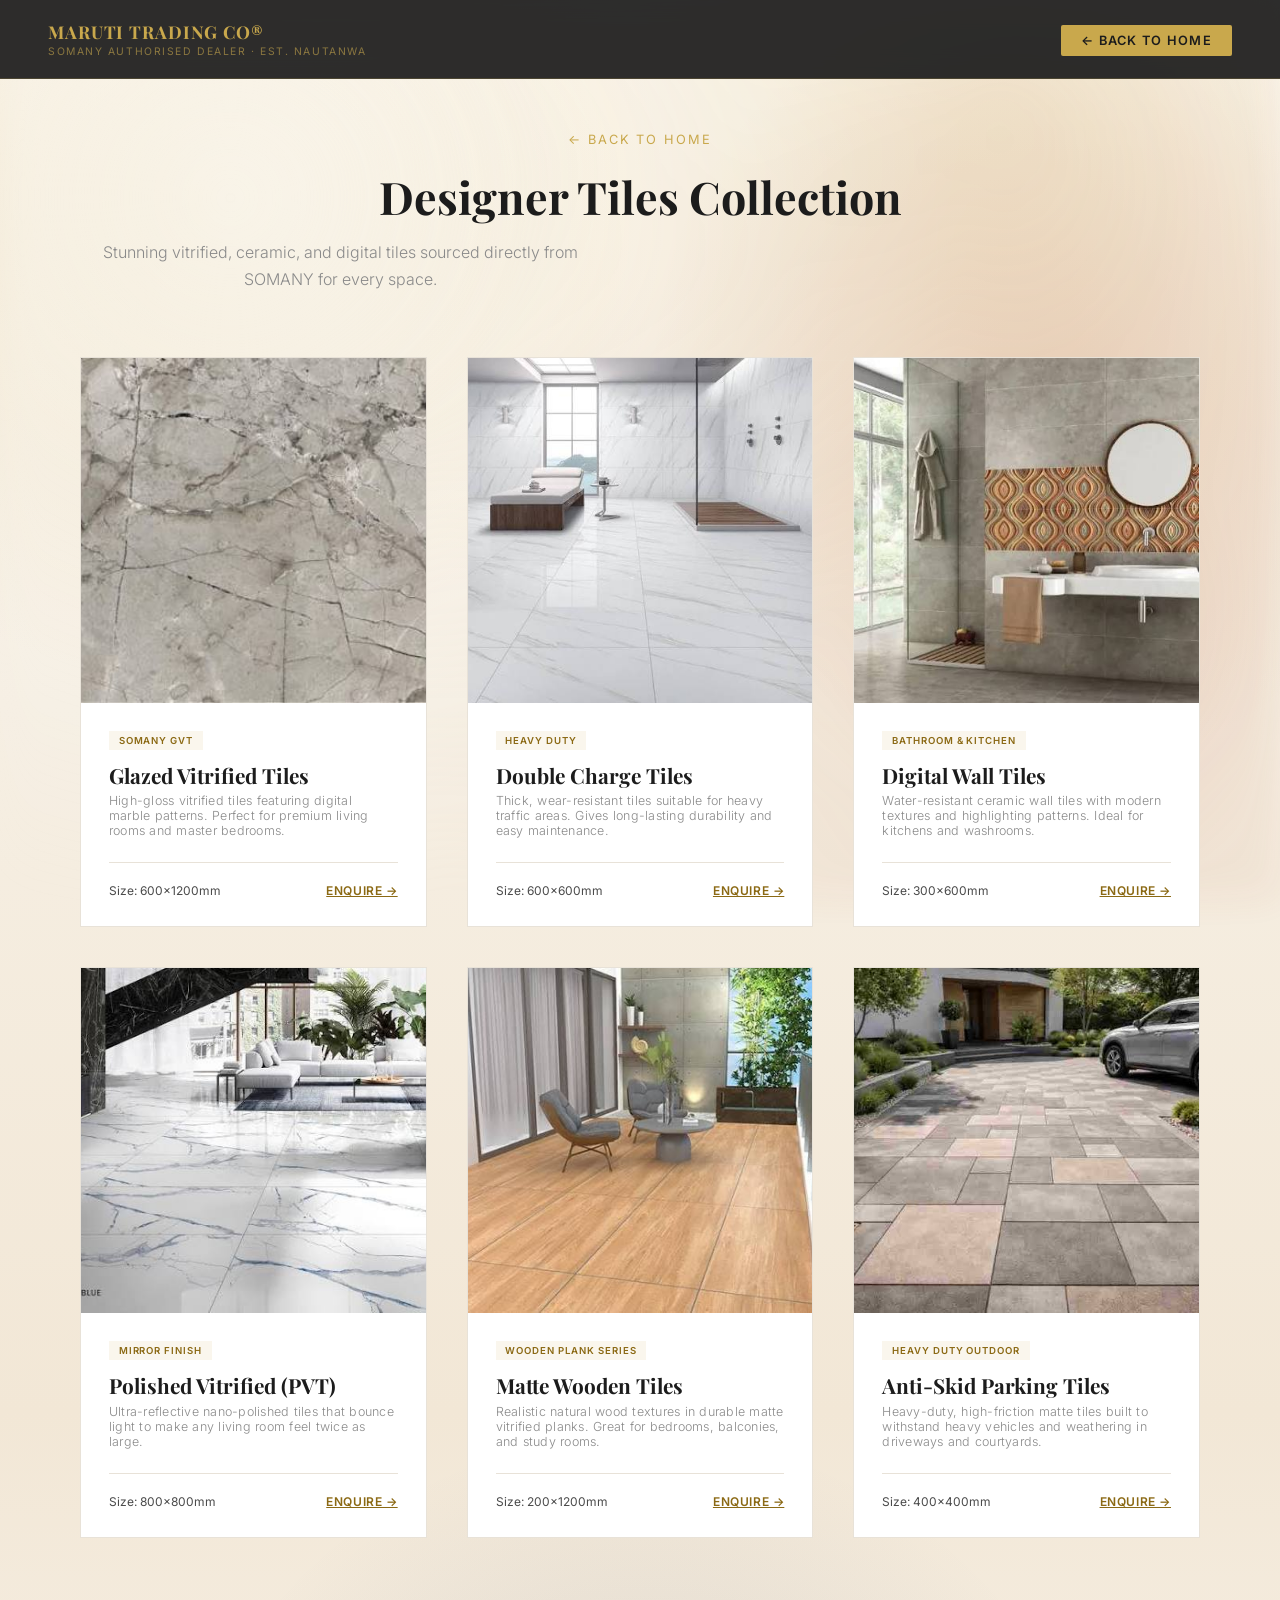
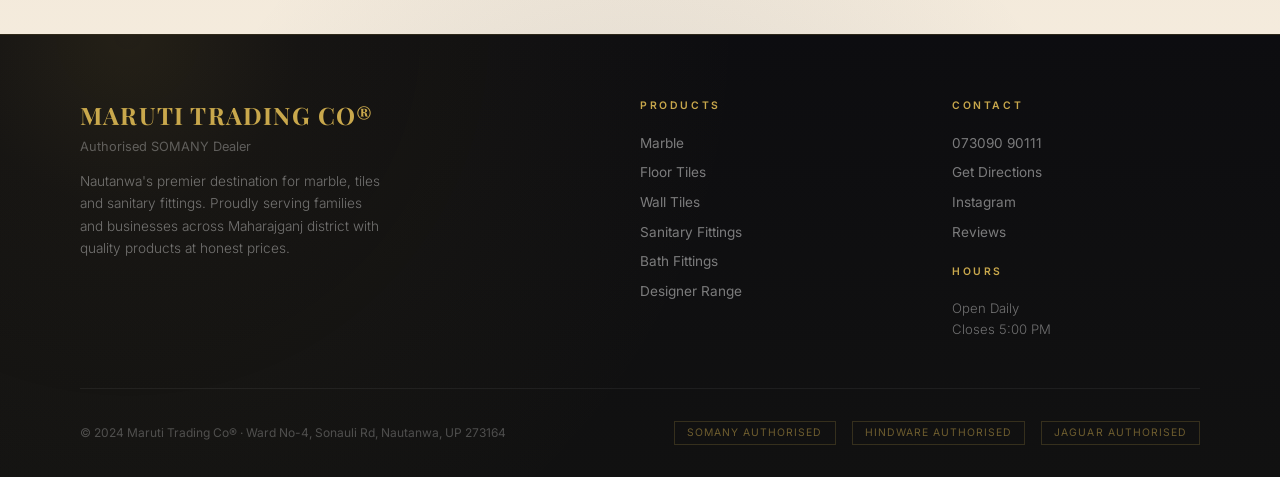
<file: tiles.html>
<!DOCTYPE html>
<html lang="en">

<head>
  <meta charset="UTF-8">
  <meta name="viewport" content="width=device-width, initial-scale=1.0">
  <title>Designer Tiles Showcase – Maruti Trading Co®</title>
  <link rel="preconnect" href="https://fonts.googleapis.com">
  <link rel="preconnect" href="https://fonts.gstatic.com" crossorigin>
  <link
    href="https://fonts.googleapis.com/css2?family=Playfair+Display:wght@400;600;700&family=Inter:wght@300;400;500;600&display=swap"
    rel="stylesheet">
  <link rel="stylesheet" href="css/style.css">
</head>

<body>

  <!-- NAV -->
  <nav>
    <div class="nav-brand">
      <span class="nav-brand-name">Maruti Trading Co®</span>
      <span class="nav-brand-sub">SOMANY Authorised Dealer · Est. Nautanwa</span>
    </div>
    <ul class="nav-links">
      <li><a href="index.html" class="nav-cta">← Back to Home</a></li>
    </ul>
  </nav>

  <!-- SHOWCASE CONTAINER -->
  <div class="showcase-container">
    <div class="showcase-header reveal">
      <a href="index.html" class="back-link">← Back to Home</a>
      <h1 class="section-title">Designer Tiles Collection</h1>
      <p class="section-subtitle">Stunning vitrified, ceramic, and digital tiles sourced directly from SOMANY for every
        space.</p>
    </div>

    <div class="showcase-grid reveal-stagger">

      <!-- Card 1 – LINK: replace the URL below with your actual product link -->
      <div class="showcase-card" onclick="window.location.href='https://italus.lnxct.com/qr/italus/I0UAZZXXKJQ4'"
        style="cursor:pointer;">
        <div class="showcase-img-container">
          <img src="img/tiles/somany.jpg" alt="SOMANY Glazed Vitrified Tiles">
        </div>
        <div class="showcase-info">
          <span class="showcase-badge">SOMANY GVT</span>
          <h3 class="showcase-title">Glazed Vitrified Tiles</h3>
          <p class="showcase-subtitle">High-gloss vitrified tiles featuring digital marble patterns. Perfect for premium
            living rooms and master bedrooms.</p>
          <div class="showcase-meta">
            <span class="showcase-spec">Size: 600x1200mm</span>
            <a href="tel:07309090111" class="showcase-cta" onclick="event.stopPropagation()">Enquire →</a>
          </div>
        </div>
      </div>

      <!-- Card 2 – LINK: replace '#' below with your actual product link -->
      <div class="showcase-card" onclick="window.location.href='#'" style="cursor:pointer;">
        <div class="showcase-img-container">
          <img src="img/tiles/doublecharge.jpg" alt="Double Charge Vitrified Tiles">
          <div class="showcase-placeholder-overlay">
            <div class="showcase-placeholder-icon">✦</div>
            <div>No image added yet</div>
            <div style="font-size: 0.7rem; margin-top: 0.3rem; opacity: 0.7;">Click edit to add real tile photo</div>
          </div>
        </div>
        <div class="showcase-info">
          <span class="showcase-badge">Heavy Duty</span>
          <h3 class="showcase-title">Double Charge Tiles</h3>
          <p class="showcase-subtitle">Thick, wear-resistant tiles suitable for heavy traffic areas. Gives long-lasting
            durability and easy maintenance.</p>
          <div class="showcase-meta">
            <span class="showcase-spec">Size: 600x600mm</span>
            <a href="tel:07309090111" class="showcase-cta" onclick="event.stopPropagation()">Enquire →</a>
          </div>
        </div>
      </div>

      <!-- Card 3 – LINK: replace '#' below with your actual product link -->
      <div class="showcase-card" onclick="window.location.href='#'" style="cursor:pointer;">
        <div class="showcase-img-container">
          <img src="img/tiles/ceramic.jpg" alt="Ceramic Wall Tiles">
          <div class="showcase-placeholder-overlay">
            <div class="showcase-placeholder-icon">✦</div>
            <div>No image added yet</div>
            <div style="font-size: 0.7rem; margin-top: 0.3rem; opacity: 0.7;">Click edit to add real tile photo</div>
          </div>
        </div>
        <div class="showcase-info">
          <span class="showcase-badge">Bathroom &amp; Kitchen</span>
          <h3 class="showcase-title">Digital Wall Tiles</h3>
          <p class="showcase-subtitle">Water-resistant ceramic wall tiles with modern textures and highlighting
            patterns. Ideal for kitchens and washrooms.</p>
          <div class="showcase-meta">
            <span class="showcase-spec">Size: 300x600mm</span>
            <a href="tel:07309090111" class="showcase-cta" onclick="event.stopPropagation()">Enquire →</a>
          </div>
        </div>
      </div>

      <!-- Card 4 – LINK: replace '#' below with your actual product link -->
      <div class="showcase-card" onclick="window.location.href='#'" style="cursor:pointer;">
        <div class="showcase-img-container">
          <img src="img/tiles/polished.jpg" alt="Polished Vitrified Tiles">
          <div class="showcase-placeholder-overlay">
            <div class="showcase-placeholder-icon">✦</div>
            <div>No image added yet</div>
            <div style="font-size: 0.7rem; margin-top: 0.3rem; opacity: 0.7;">Click edit to add real tile photo</div>
          </div>
        </div>
        <div class="showcase-info">
          <span class="showcase-badge">Mirror Finish</span>
          <h3 class="showcase-title">Polished Vitrified (PVT)</h3>
          <p class="showcase-subtitle">Ultra-reflective nano-polished tiles that bounce light to make any living room
            feel twice as large.</p>
          <div class="showcase-meta">
            <span class="showcase-spec">Size: 800x800mm</span>
            <a href="tel:07309090111" class="showcase-cta" onclick="event.stopPropagation()">Enquire →</a>
          </div>
        </div>
      </div>

      <!-- Card 5 – LINK: replace '#' below with your actual product link -->
      <div class="showcase-card" onclick="window.location.href='#'" style="cursor:pointer;">
        <div class="showcase-img-container">
          <img src="img/tiles/mat.jpg" alt="Matte Wooden Plank Tiles">
          <div class="showcase-placeholder-overlay">
            <div class="showcase-placeholder-icon">✦</div>
            <div>No image added yet</div>
            <div style="font-size: 0.7rem; margin-top: 0.3rem; opacity: 0.7;">Click edit to add real tile photo</div>
          </div>
        </div>
        <div class="showcase-info">
          <span class="showcase-badge">Wooden Plank Series</span>
          <h3 class="showcase-title">Matte Wooden Tiles</h3>
          <p class="showcase-subtitle">Realistic natural wood textures in durable matte vitrified planks. Great for
            bedrooms, balconies, and study rooms.</p>
          <div class="showcase-meta">
            <span class="showcase-spec">Size: 200x1200mm</span>
            <a href="tel:07309090111" class="showcase-cta" onclick="event.stopPropagation()">Enquire →</a>
          </div>
        </div>
      </div>

      <!-- Card 6 – LINK: replace '#' below with your actual product link -->
      <div class="showcase-card" onclick="window.location.href='#'" style="cursor:pointer;">
        <div class="showcase-img-container">
          <img src="img/tiles/parking.jpg" alt="Outdoor Parking Tiles">
          <div class="showcase-placeholder-overlay">
            <div class="showcase-placeholder-icon">✦</div>
            <div>No image added yet</div>
            <div style="font-size: 0.7rem; margin-top: 0.3rem; opacity: 0.7;">Click edit to add real tile photo</div>
          </div>
        </div>
        <div class="showcase-info">
          <span class="showcase-badge">Heavy Duty Outdoor</span>
          <h3 class="showcase-title">Anti-Skid Parking Tiles</h3>
          <p class="showcase-subtitle">Heavy-duty, high-friction matte tiles built to withstand heavy vehicles and
            weathering in driveways and courtyards.</p>
          <div class="showcase-meta">
            <span class="showcase-spec">Size: 400x400mm</span>
            <a href="tel:07309090111" class="showcase-cta" onclick="event.stopPropagation()">Enquire →</a>
          </div>
        </div>
      </div>

    </div>
  </div>

  <!-- FOOTER -->
  <footer>
    <div class="footer-top">
      <div>
        <div class="footer-brand-name">Maruti Trading Co®</div>
        <div class="footer-brand-auth">Authorised SOMANY Dealer</div>
        <p class="footer-desc">Nautanwa's premier destination for marble, tiles and sanitary fittings. Proudly serving
          families and businesses across Maharajganj district with quality products at honest prices.</p>
      </div>
      <div>
        <div class="footer-col-title">Products</div>
        <ul class="footer-links">
          <li><a href="index.html#categories">Marble</a></li>
          <li><a href="index.html#categories">Floor Tiles</a></li>
          <li><a href="index.html#categories">Wall Tiles</a></li>
          <li><a href="index.html#categories">Sanitary Fittings</a></li>
          <li><a href="index.html#categories">Bath Fittings</a></li>
          <li><a href="index.html#categories">Designer Range</a></li>
        </ul>
      </div>
      <div>
        <div class="footer-col-title">Contact</div>
        <ul class="footer-links">
          <li><a href="tel:07309090111">073090 90111</a></li>
          <li><a href="https://maps.app.goo.gl/9uUVVhiGHgz1ZPfXA" target="_blank">Get Directions</a></li>
          <li><a href="https://instagram.com" target="_blank">Instagram</a></li>
          <li><a href="index.html#reviews">Reviews</a></li>
        </ul>
        <div style="margin-top: 1.5rem;">
          <div class="footer-col-title">Hours</div>
          <div style="font-size: 0.82rem; color: rgba(255,255,255,0.4); font-weight: 300; line-height: 1.6;">Open
            Daily<br>Closes 5:00 PM</div>
        </div>
      </div>
    </div>
    <div class="footer-bottom">
      <div class="footer-copy">© 2024 Maruti Trading Co® · Ward No-4, Sonauli Rd, Nautanwa, UP 273164</div>
      <div class="footer-badges">
        <span class="footer-badge">SOMANY Authorised</span>
        <span class="footer-badge">HINDWARE Authorised</span>
        <span class="footer-badge">JAGUAR Authorised</span>
      </div>
    </div>
  </footer>

  <!-- Custom Cursor Elements -->
  <div id="custom-cursor-dot"></div>
  <div id="custom-cursor-ring"></div>

  <script defer src="js/main.js"></script>
</body>

</html>
</file>
<file: css/style.css>
*,
*::before,
*::after {
  box-sizing: border-box;
  margin: 0;
  padding: 0;
}

:root {
  --gold: #C9A84C;
  --gold-light: #E8D5A0;
  --gold-dark: #8B6914;
  --stone: #F5F2ED;
  --stone-dark: #E8E2D8;
  --charcoal: #1C1C1C;
  --slate: #4A4A4A;
  --muted: #8A8A8A;
  --white: #FFFFFF;
  --cream: #FDFBF7;
  --terracotta: #B85C38;
  --navy: #1B2A4A;
}

html {
  scroll-behavior: smooth;
}

body {
  font-family: 'Inter', sans-serif;
  background:
    radial-gradient(circle at 15% 10%, rgba(201, 168, 76, 0.18), transparent 22%),
    radial-gradient(circle at 82% 18%, rgba(184, 92, 56, 0.16), transparent 20%),
    radial-gradient(circle at 50% 92%, rgba(27, 42, 74, 0.12), transparent 24%),
    linear-gradient(180deg, #fcf7ef 0%, #f6efe3 34%, #f2e7d6 68%, #f8f3ea 100%);
  color: var(--charcoal);
  overflow-x: hidden;
  position: relative;
  isolation: isolate;
}

body::before,
body::after {
  content: '';
  position: fixed;
  inset: 0;
  pointer-events: none;
  z-index: -2;
}

body::before {
  background:
    radial-gradient(circle at 18% 22%, rgba(255, 255, 255, 0.58) 0, rgba(255, 255, 255, 0.18) 24%, transparent 58%),
    radial-gradient(circle at 78% 14%, rgba(201, 168, 76, 0.2) 0, rgba(201, 168, 76, 0.1) 20%, transparent 55%),
    radial-gradient(circle at 84% 76%, rgba(184, 92, 56, 0.18) 0, rgba(184, 92, 56, 0.08) 18%, transparent 52%);
  filter: blur(18px);
  opacity: 0.9;
}

body::after {
  z-index: -1;
  opacity: 0.14;
  background-image:
    linear-gradient(rgba(255, 255, 255, 0.24) 1px, transparent 1px),
    linear-gradient(90deg, rgba(255, 255, 255, 0.16) 1px, transparent 1px);
  background-size: 72px 72px;
  mask-image: radial-gradient(circle at center, black 42%, transparent 88%);
  -webkit-mask-image: radial-gradient(circle at center, black 42%, transparent 88%);
}

/* ─── NAV ─── */
nav {
  position: fixed;
  top: 0;
  left: 0;
  right: 0;
  z-index: 100;
  display: flex;
  align-items: center;
  justify-content: space-between;
  padding: 1.25rem 3rem;
  background: rgba(28, 28, 28, 0.92);
  backdrop-filter: blur(12px);
  border-bottom: 1px solid rgba(201, 168, 76, 0.2);
  transition: padding 0.3s cubic-bezier(0.16, 1, 0.3, 1), background-color 0.3s ease, border-bottom-color 0.3s ease, box-shadow 0.3s ease;
}

nav.scrolled {
  padding: 0.85rem 3rem;
  background: rgba(20, 20, 20, 0.96);
  border-bottom-color: rgba(201, 168, 76, 0.4);
  box-shadow: 0 10px 30px rgba(0, 0, 0, 0.3);
}

.nav-brand {
  display: flex;
  flex-direction: column;
  gap: 2px;
}

.nav-brand-name {
  font-family: 'Playfair Display', serif;
  font-size: 1.1rem;
  font-weight: 700;
  color: var(--gold);
  letter-spacing: 0.05em;
  text-transform: uppercase;
}

.nav-brand-sub {
  font-size: 0.65rem;
  color: rgba(201, 168, 76, 0.6);
  letter-spacing: 0.15em;
  text-transform: uppercase;
}

.nav-links {
  display: flex;
  gap: 2.5rem;
  list-style: none;
}

.nav-links a {
  text-decoration: none;
  font-size: 0.8rem;
  font-weight: 500;
  letter-spacing: 0.1em;
  text-transform: uppercase;
  color: rgba(255, 255, 255, 0.7);
  transition: color 0.2s;
}

.nav-links a:hover {
  color: var(--gold);
}

.nav-cta {
  background: var(--gold);
  color: var(--charcoal) !important;
  padding: 0.5rem 1.25rem;
  border-radius: 2px;
  font-weight: 600 !important;
  transition: background 0.2s !important;
}

.nav-cta:hover {
  background: var(--gold-light) !important;
  color: var(--charcoal) !important;
}

/* ─── HERO ─── */
.hero {
  min-height: 100vh;
  display: grid;
  grid-template-columns: 1fr 1fr;
  position: relative;
  overflow: hidden;
  background:
    radial-gradient(circle at 20% 20%, rgba(201, 168, 76, 0.18) 0, rgba(201, 168, 76, 0.08) 18%, transparent 52%),
    radial-gradient(circle at 80% 12%, rgba(255, 255, 255, 0.08) 0, rgba(255, 255, 255, 0.03) 12%, transparent 42%),
    linear-gradient(135deg, #090a10 0%, #14151d 46%, #20170f 100%);
}

.hero::before {
  content: '';
  position: absolute;
  inset: -20% -10% auto -10%;
  height: 70%;
  background:
    radial-gradient(circle at 18% 28%, rgba(201, 168, 76, 0.25) 0, rgba(201, 168, 76, 0.1) 18%, transparent 60%),
    radial-gradient(circle at 74% 18%, rgba(184, 92, 56, 0.22) 0, rgba(184, 92, 56, 0.08) 16%, transparent 56%),
    radial-gradient(circle at 50% 50%, rgba(255, 255, 255, 0.07) 0, rgba(255, 255, 255, 0.02) 14%, transparent 62%);
  filter: blur(22px);
  opacity: 0.9;
  pointer-events: none;
}

.hero-content {
  display: flex;
  flex-direction: column;
  justify-content: center;
  padding: 8rem 4rem 4rem 5rem;
  background:
    linear-gradient(145deg, rgba(10, 12, 18, 0.98), rgba(18, 14, 12, 0.96)),
    radial-gradient(circle at top left, rgba(201, 168, 76, 0.16) 0, rgba(201, 168, 76, 0.06) 26%, transparent 58%),
    radial-gradient(circle at bottom right, rgba(184, 92, 56, 0.16) 0, rgba(184, 92, 56, 0.06) 22%, transparent 54%);
  position: relative;
  z-index: 1;
}

.hero-content::after {
  content: '';
  position: absolute;
  top: 0;
  right: -60px;
  width: 120px;
  height: 100%;
  background: var(--charcoal);
  clip-path: polygon(0 0, 40% 0, 100% 100%, 0 100%);
  z-index: 2;
}

.hero-eyebrow {
  display: flex;
  align-items: center;
  gap: 0.75rem;
  margin-bottom: 1.5rem;
}

.hero-eyebrow-line {
  width: 40px;
  height: 1px;
  background: var(--gold);
}

.hero-eyebrow-text {
  font-size: 0.7rem;
  letter-spacing: 0.25em;
  text-transform: uppercase;
  color: var(--gold);
  font-weight: 500;
}

.hero-title {
  font-family: 'Playfair Display', serif;
  font-size: 4.5rem;
  line-height: 1.05;
  font-weight: 700;
  color: var(--white);
  margin-bottom: 0.5rem;
}

.hero-title-accent {
  color: var(--gold);
  display: block;
}

.hero-hindi {
  font-size: 1.1rem;
  color: rgba(255, 255, 255, 0.4);
  margin-bottom: 2rem;
  font-weight: 300;
  letter-spacing: 0.05em;
}

.hero-desc {
  font-size: 1rem;
  line-height: 1.7;
  color: rgba(255, 255, 255, 0.6);
  max-width: 400px;
  margin-bottom: 3rem;
  font-weight: 300;
}

.hero-actions {
  display: flex;
  gap: 1rem;
  align-items: center;
}

.btn-primary {
  background: var(--gold);
  color: var(--charcoal);
  padding: 0.9rem 2rem;
  font-size: 0.8rem;
  font-weight: 600;
  letter-spacing: 0.1em;
  text-transform: uppercase;
  text-decoration: none;
  border: none;
  cursor: pointer;
  transition: background 0.2s, transform 0.15s;
  display: inline-block;
}

.btn-primary:hover {
  background: var(--gold-light);
  transform: translateY(-1px);
}

.btn-ghost {
  color: rgba(255, 255, 255, 0.7);
  font-size: 0.8rem;
  font-weight: 500;
  letter-spacing: 0.05em;
  text-decoration: none;
  border-bottom: 1px solid rgba(255, 255, 255, 0.3);
  padding-bottom: 2px;
  transition: color 0.2s, border-color 0.2s;
}

.btn-ghost:hover {
  color: var(--gold);
  border-color: var(--gold);
}

.hero-rating {
  margin-top: 3rem;
  display: flex;
  align-items: center;
  gap: 1rem;
  padding-top: 2rem;
  border-top: 1px solid rgba(255, 255, 255, 0.08);
}

.hero-stars {
  color: var(--gold);
  font-size: 1.1rem;
  letter-spacing: 2px;
}

.hero-rating-text {
  font-size: 0.8rem;
  color: rgba(255, 255, 255, 0.5);
  line-height: 1.4;
}

.hero-rating-text strong {
  color: rgba(255, 255, 255, 0.85);
  font-size: 1rem;
}

/* Tile mosaic on right */
.hero-visual {
  position: relative;
  overflow: hidden;
  background:
    radial-gradient(circle at 25% 20%, rgba(201, 168, 76, 0.16) 0, rgba(201, 168, 76, 0.07) 20%, transparent 56%),
    radial-gradient(circle at 80% 78%, rgba(184, 92, 56, 0.14) 0, rgba(184, 92, 56, 0.06) 18%, transparent 52%),
    linear-gradient(160deg, rgba(14, 16, 22, 0.98), rgba(22, 20, 28, 0.94));
}

.hero-visual::before {
  content: '';
  position: absolute;
  inset: 8% 10% auto;
  height: 28%;
  background: linear-gradient(90deg, transparent, rgba(255, 255, 255, 0.12), transparent);
  filter: blur(10px);
  opacity: 0.6;
  pointer-events: none;
  z-index: 1;
}

.hero-visual::after {
  content: '';
  position: absolute;
  inset: auto -10% -18% auto;
  width: 55%;
  aspect-ratio: 1;
  background: radial-gradient(circle, rgba(201, 168, 76, 0.24), transparent 68%);
  filter: blur(18px);
  opacity: 0.8;
  pointer-events: none;
  z-index: 0;
}

.tile-grid {
  display: grid;
  grid-template-columns: repeat(4, 1fr);
  grid-template-rows: repeat(5, 1fr);
  width: 100%;
  height: 100%;
  gap: 3px;
  background:
    linear-gradient(160deg, rgba(255, 255, 255, 0.03), rgba(255, 255, 255, 0.01)),
    linear-gradient(145deg, #0a0c12 0%, #181621 52%, #0f1118 100%);
  box-shadow: inset 0 0 120px rgba(0, 0, 0, 0.34);
}

.tile-cell {
  transition: opacity 0.6s ease, transform 0.4s cubic-bezier(0.16, 1, 0.3, 1), filter 0.4s ease, box-shadow 0.4s ease;
  filter: brightness(0.85) contrast(0.95);
  position: relative;
  overflow: hidden;
}

.tile-cell img {
  position: absolute;
  top: 0;
  left: 0;
  width: 100%;
  height: 100%;
  object-fit: cover;
  object-position: center;
  display: block;
  transition: transform 0.6s cubic-bezier(0.16, 1, 0.3, 1);
}

.tile-cell:hover img {
  transform: scale(1.08);
}

.tile-cell:hover {
  transform: scale(1.08);
  filter: brightness(1.15) contrast(1.05);
  z-index: 3;
  box-shadow: 0 10px 25px rgba(0, 0, 0, 0.5);
}

.tile-cell::before {
  content: '';
  position: absolute;
  top: -50%;
  left: -50%;
  width: 200%;
  height: 200%;
  background: linear-gradient(45deg,
      transparent 45%,
      rgba(255, 255, 255, 0.15) 50%,
      transparent 55%);
  transform: translate(-30%, -30%);
  transition: transform 0.8s cubic-bezier(0.16, 1, 0.3, 1);
  pointer-events: none;
}

.tile-cell:hover::before {
  transform: translate(30%, 30%);
}

.tile-cell:nth-child(1) {
  background: #C8B89A;
}

.tile-cell:nth-child(2) {
  background: #8B7355;
  grid-row: span 2;
}

.tile-cell:nth-child(3) {
  background: #D4C4A8;
}

.tile-cell:nth-child(4) {
  background: #5C4A3C;
  grid-row: span 2;
}

.tile-cell:nth-child(5) {
  background: #A89070;
}

.tile-cell:nth-child(6) {
  background: #E0D0B8;
}

.tile-cell:nth-child(7) {
  background: #6B5A4A;
}

.tile-cell:nth-child(8) {
  background: #BFB0A0;
}

.tile-cell:nth-child(9) {
  background: #4A3830;
}

.tile-cell:nth-child(10) {
  background: #D8C8A8;
  grid-column: span 2;
}

.tile-cell:nth-child(11) {
  background: #98826A;
}

.tile-cell:nth-child(12) {
  background: #C0A880;
}

.tile-cell:nth-child(13) {
  background: #7A6455;
}

.tile-cell:nth-child(14) {
  background: #E8DCC8;
  grid-column: span 2;
}

.tile-cell:nth-child(15) {
  background: #B8A08A;
}

.tile-cell:nth-child(16) {
  background: #504038;
}

.tile-cell:nth-child(17) {
  background: #D0BC9C;
}

.tile-cell:nth-child(18) {
  background: #8A7060;
}

.tile-cell:nth-child(19) {
  background: #C8B49A;
  grid-row: span 2;
}

.tile-cell:nth-child(20) {
  background: #403028;
}

.tile-cell:nth-child(21) {
  background: #BCA890;
}

/* Overlay text on visual */
.hero-visual-overlay {
  position: absolute;
  bottom: 0;
  left: 0;
  right: 0;
  background: rgba(28, 28, 28, 0.85);
  backdrop-filter: blur(8px);
  padding: 0.5rem 0.75rem;
  border-left: 3px solid var(--gold);
  z-index: 2;
  text-align: center;
}

.overlay-label {
  font-size: 0.5rem;
  letter-spacing: 0.15em;
  text-transform: uppercase;
  color: var(--gold);
  margin-bottom: 0.2rem;
}

.overlay-text {
  font-family: 'Playfair Display', serif;
  font-size: 0.7rem;
  color: var(--white);
  font-weight: 600;
}

/* ─── STRIP ─── */
.trust-strip {
  background: var(--gold);
  padding: 1rem 0;
  overflow: hidden;
}

.trust-strip-inner {
  display: flex;
  gap: 4rem;
  animation: marquee 20s linear infinite;
  width: max-content;
}

@keyframes marquee {
  0% {
    transform: translateX(0);
  }

  100% {
    transform: translateX(-50%);
  }
}

.trust-item {
  display: flex;
  align-items: center;
  gap: 0.5rem;
  white-space: nowrap;
  font-size: 0.75rem;
  font-weight: 600;
  letter-spacing: 0.12em;
  text-transform: uppercase;
  color: var(--charcoal);
}

.trust-dot {
  width: 4px;
  height: 4px;
  border-radius: 50%;
  background: var(--charcoal);
  opacity: 0.4;
}

/* ─── SECTIONS ─── */
section {
  padding: 6rem 5rem;
  position: relative;
  isolation: isolate;
}

.section-eyebrow {
  display: flex;
  align-items: center;
  gap: 0.75rem;
  margin-bottom: 1rem;
}

.section-eyebrow-line {
  width: 30px;
  height: 1px;
  background: var(--gold);
}

.section-eyebrow-text {
  font-size: 0.7rem;
  letter-spacing: 0.25em;
  text-transform: uppercase;
  color: var(--gold-dark);
  font-weight: 600;
}

.section-title {
  font-family: 'Playfair Display', serif;
  font-size: 2.8rem;
  font-weight: 700;
  line-height: 1.15;
  color: var(--charcoal);
  margin-bottom: 1rem;
}

.section-subtitle {
  font-size: 1rem;
  color: var(--muted);
  line-height: 1.7;
  max-width: 520px;
  font-weight: 300;
}

/* ─── CATEGORIES ─── */
.categories {
  background:
    radial-gradient(circle at 20% 15%, rgba(201, 168, 76, 0.08) 0, rgba(201, 168, 76, 0.03) 18%, transparent 54%),
    linear-gradient(180deg, #111114 0%, #1a1a1f 100%);
  padding: 6rem 5rem;
}

.categories .section-title {
  color: var(--white);
}

.categories .section-subtitle {
  color: #c397077f;
}

.categories .section-eyebrow-text {
  color: var(--gold);
}

.categories .section-eyebrow-line {
  background: var(--gold);
}

.cat-grid {
  display: grid;
  grid-template-columns: repeat(3, 1fr);
  gap: 1.5rem;
  margin-top: 3.5rem;
  perspective: 1000px;
}

.cat-card {
  display: block;
  text-decoration: none;
  padding: 2.5rem 2rem;
  border: 1px solid rgba(201, 168, 76, 0.15);
  transition: border-color 0.25s, background 0.25s, transform 0.1s ease-out;
  cursor: pointer;
  position: relative;
  overflow: hidden;
  transform-style: preserve-3d;
}

.cat-card::before {
  content: '';
  position: absolute;
  bottom: 0;
  left: 0;
  width: 0;
  height: 2px;
  background: var(--gold);
  transition: width 0.3s ease;
  z-index: 3;
}

.cat-card:hover {
  border-color: rgba(201, 168, 76, 0.5);
  background: rgba(255, 255, 255, 0.04);
}

.cat-card:hover::before {
  width: 100%;
}

.cat-card::after {
  content: '';
  position: absolute;
  top: 0;
  left: 0;
  right: 0;
  bottom: 0;
  background: radial-gradient(400px circle at var(--mouse-x, 0px) var(--mouse-y, 0px),
      rgba(201, 168, 76, 0.08),
      transparent 60%);
  opacity: 0;
  transition: opacity 0.3s ease;
  pointer-events: none;
  z-index: 1;
}

.cat-card:hover::after {
  opacity: 1;
}

.cat-card>* {
  position: relative;
  z-index: 2;
}

.cat-icon {
  width: 56px;
  height: 56px;
  border: 1px solid rgba(201, 168, 76, 0.3);
  display: flex;
  align-items: center;
  justify-content: center;
  margin-bottom: 1.5rem;
  position: relative;
  overflow: hidden;
  border-radius: 6px;
}

.cat-icon svg {
  width: 28px;
  height: 28px;
  stroke: var(--gold);
  fill: none;
  stroke-width: 1.5;
  position: relative;
  z-index: 2;
}

/* Image inside category icon: fit and sit behind text */
.cat-icon img.cat-img {
  position: absolute;
  top: 0;
  left: 0;
  width: 100%;
  height: 100%;
  object-fit: cover;
  display: block;
  z-index: 0;
}

/* Subtle dark overlay so text remains readable over images */
.cat-icon::after {
  content: '';
  position: absolute;
  inset: 0;
  background: linear-gradient(180deg, rgba(0, 0, 0, 0.36), rgba(0, 0, 0, 0.14));
  z-index: 1;
  pointer-events: none;
}

.cat-name {
  font-family: 'Playfair Display', serif;
  font-size: 1.4rem;
  font-weight: 600;
  color: var(--white);
  margin-bottom: 0.5rem;
}

.cat-hindi {
  font-size: 0.8rem;
  color: rgba(201, 168, 76, 0.6);
  margin-bottom: 1rem;
  letter-spacing: 0.05em;
}

.cat-desc {
  font-size: 0.85rem;
  line-height: 1.65;
  color: rgba(255, 255, 255, 0.45);
  font-weight: 300;
}

/* Improve contrast of card text when an image is present */
.cat-name,
.cat-hindi,
.cat-desc,
.cat-arrow {
  text-shadow: 0 6px 18px rgba(0, 0, 0, 0.45);
}

.cat-arrow {
  position: absolute;
  top: 2.5rem;
  right: 2rem;
  color: rgba(201, 168, 76, 0.3);
  font-size: 1.5rem;
  transition: color 0.25s, transform 0.25s;
}

.cat-card:hover .cat-arrow {
  color: var(--gold);
  transform: translate(3px, -3px);
}

/* ─── SOMANY BADGE ─── */
.brand-section {
  background:
    radial-gradient(circle at 18% 18%, rgba(201, 168, 76, 0.14) 0, rgba(201, 168, 76, 0.05) 18%, transparent 58%),
    linear-gradient(135deg, #f8f3ea 0%, #efe3cf 100%);
  padding: 5rem;
  display: grid;
  grid-template-columns: 1fr 1fr;
  gap: 5rem;
  align-items: center;
}

.brand-badge {
  background: var(--charcoal);
  padding: 3rem;
  text-align: center;
  position: relative;
}

.brand-badge::after {
  content: '';
  position: absolute;
  top: 8px;
  left: 8px;
  right: -8px;
  bottom: -8px;
  border: 1px solid var(--gold);
  pointer-events: none;
}

.brand-badge-label {
  font-size: 0.65rem;
  letter-spacing: 0.3em;
  text-transform: uppercase;
  color: var(--gold);
  margin-bottom: 1rem;
}

.brand-badge-name {
  font-family: 'Playfair Display', serif;
  font-size: 3.5rem;
  font-weight: 700;
  color: var(--white);
  letter-spacing: 0.1em;
  line-height: 1;
  margin-bottom: 0.5rem;
}

.brand-badge-tagline {
  font-size: 0.8rem;
  color: rgba(255, 255, 255, 0.4);
  letter-spacing: 0.15em;
  text-transform: uppercase;
}

.brand-content {}

.brand-content .section-title {
  font-size: 2.2rem;
}

.brand-stats {
  display: grid;
  grid-template-columns: 1fr 1fr;
  gap: 1.5rem;
  margin-top: 2.5rem;
}

.brand-stat {
  padding: 1.5rem;
  background: var(--white);
  border-left: 3px solid var(--gold);
}

.brand-stat-num {
  font-family: 'Playfair Display', serif;
  font-size: 2.2rem;
  font-weight: 700;
  color: var(--charcoal);
  line-height: 1;
  margin-bottom: 0.4rem;
}

.brand-stat-label {
  font-size: 0.75rem;
  color: var(--muted);
  text-transform: uppercase;
  letter-spacing: 0.1em;
}

/* ─── REVIEWS ─── */
.reviews {
  background:
    radial-gradient(circle at 82% 18%, rgba(201, 168, 76, 0.08) 0, rgba(201, 168, 76, 0.03) 16%, transparent 52%),
    linear-gradient(180deg, #fcf8f1 0%, #f7f1e7 100%);
  padding: 6rem 5rem;
}

.reviews-header {
  display: flex;
  justify-content: space-between;
  align-items: flex-end;
  margin-bottom: 3.5rem;
}

.review-score {
  text-align: right;
}

.review-score-num {
  font-family: 'Playfair Display', serif;
  font-size: 5rem;
  font-weight: 700;
  color: var(--charcoal);
  line-height: 1;
}

.review-score-stars {
  color: var(--gold);
  font-size: 1.2rem;
  letter-spacing: 3px;
}

.review-score-total {
  font-size: 0.8rem;
  color: var(--muted);
  letter-spacing: 0.1em;
}

.review-grid {
  display: grid;
  grid-template-columns: repeat(3, 1fr);
  gap: 1.5rem;
  perspective: 1000px;
}

.review-card {
  background: var(--white);
  padding: 2rem;
  border: 1px solid var(--stone-dark);
  position: relative;
  transition: border-color 0.25s, transform 0.1s ease-out, box-shadow 0.25s;
  transform-style: preserve-3d;
}

.review-card:hover {
  border-color: rgba(201, 168, 76, 0.3);
  box-shadow: 0 10px 30px rgba(0, 0, 0, 0.05);
}

.review-quote-mark {
  font-family: 'Playfair Display', serif;
  font-size: 5rem;
  color: var(--gold-light);
  line-height: 0;
  position: absolute;
  top: 2rem;
  right: 1.5rem;
  opacity: 0.5;
}

.review-stars {
  color: var(--gold);
  font-size: 0.9rem;
  letter-spacing: 2px;
  margin-bottom: 1rem;
}

.review-text {
  font-size: 0.9rem;
  line-height: 1.7;
  color: var(--slate);
  margin-bottom: 1.5rem;
  font-weight: 300;
  font-style: italic;
}

.review-author {
  font-size: 0.8rem;
  font-weight: 600;
  color: var(--charcoal);
  text-transform: uppercase;
  letter-spacing: 0.05em;
}

.review-date {
  font-size: 0.7rem;
  color: var(--muted);
  margin-top: 0.2rem;
}

/* ─── VISIT ─── */
.visit {
  background:
    radial-gradient(circle at 20% 18%, rgba(201, 168, 76, 0.14) 0, rgba(201, 168, 76, 0.05) 18%, transparent 58%),
    radial-gradient(circle at 88% 78%, rgba(184, 92, 56, 0.16) 0, rgba(184, 92, 56, 0.06) 18%, transparent 58%),
    linear-gradient(135deg, #101116 0%, #1a1a22 100%);
  padding: 6rem 5rem;
  display: grid;
  grid-template-columns: 1fr 1fr;
  gap: 5rem;
  align-items: start;
}

.visit .section-title {
  color: var(--white);
}

.visit .section-subtitle {
  color: rgba(255, 255, 255, 0.5);
  margin-bottom: 3rem;
}

.visit .section-eyebrow-text {
  color: var(--gold);
}

.visit .section-eyebrow-line {
  background: var(--gold);
}

.visit-info {
  display: flex;
  flex-direction: column;
  gap: 1.5rem;
  margin-top: 1rem;
}

.visit-row {
  display: flex;
  gap: 1.25rem;
  align-items: flex-start;
}

.visit-icon {
  width: 40px;
  height: 40px;
  flex-shrink: 0;
  border: 1px solid rgba(201, 168, 76, 0.3);
  display: flex;
  align-items: center;
  justify-content: center;
  margin-top: 2px;
}

.visit-icon svg {
  width: 18px;
  height: 18px;
  stroke: var(--gold);
  fill: none;
  stroke-width: 1.5;
}

.visit-label {
  font-size: 0.65rem;
  letter-spacing: 0.15em;
  text-transform: uppercase;
  color: var(--gold);
  margin-bottom: 0.3rem;
  font-weight: 600;
}

.visit-value {
  font-size: 0.9rem;
  color: rgba(255, 255, 255, 0.75);
  line-height: 1.5;
  font-weight: 300;
}

.visit-map {
  background: rgba(255, 255, 255, 0.04);
  border: 1px solid rgba(201, 168, 76, 0.15);
  height: 360px;
  position: relative;
  overflow: hidden;
}

.visit-map iframe {
  width: 100%;
  height: 100%;
  border: none;
  filter: grayscale(80%) invert(5%);
}

.map-cta {
  position: absolute;
  bottom: 1.5rem;
  left: 1.5rem;
  right: 1.5rem;
  background: var(--gold);
  padding: 0.8rem 1.5rem;
  text-align: center;
  text-decoration: none;
  font-size: 0.75rem;
  font-weight: 700;
  letter-spacing: 0.1em;
  text-transform: uppercase;
  color: var(--charcoal);
  display: block;
  transition: background 0.2s;
}

.map-cta:hover {
  background: var(--gold-light);
}

/* ─── CTA STRIP ─── */
.cta-strip {
  background: var(--gold);
  padding: 4rem 5rem;
  display: flex;
  align-items: center;
  justify-content: space-between;
  gap: 3rem;
}

.cta-strip-title {
  font-family: 'Playfair Display', serif;
  font-size: 2.2rem;
  font-weight: 700;
  color: var(--charcoal);
  line-height: 1.2;
}

.cta-strip-sub {
  font-size: 0.9rem;
  color: rgba(28, 28, 28, 0.6);
  margin-top: 0.5rem;
  font-weight: 400;
}

.cta-strip-actions {
  display: flex;
  gap: 1rem;
  flex-shrink: 0;
}

.btn-dark {
  background: var(--charcoal);
  color: var(--white);
  padding: 0.9rem 2rem;
  font-size: 0.8rem;
  font-weight: 600;
  letter-spacing: 0.1em;
  text-transform: uppercase;
  text-decoration: none;
  border: none;
  cursor: pointer;
  transition: background 0.2s;
  display: inline-block;
}

.btn-dark:hover {
  background: #333;
}

.btn-outline-dark {
  background: transparent;
  color: var(--charcoal);
  padding: 0.9rem 2rem;
  font-size: 0.8rem;
  font-weight: 600;
  letter-spacing: 0.1em;
  text-transform: uppercase;
  text-decoration: none;
  border: 2px solid var(--charcoal);
  cursor: pointer;
  transition: background 0.2s, color 0.2s;
  display: inline-block;
}

.btn-outline-dark:hover {
  background: var(--charcoal);
  color: var(--white);
}

/* ─── FOOTER ─── */
footer {
  background:
    radial-gradient(circle at 10% 0%, rgba(201, 168, 76, 0.12) 0, rgba(201, 168, 76, 0.05) 14%, transparent 50%),
    linear-gradient(180deg, #0d0d10 0%, #111111 100%);
  padding: 4rem 5rem 2rem;
  border-top: 1px solid rgba(201, 168, 76, 0.15);
}

@keyframes ambient-drift {
  0% {
    transform: translate3d(0, 0, 0) scale(1);
  }

  100% {
    transform: translate3d(2.5%, -1.5%, 0) scale(1.04);
  }
}

body::before {
  animation: ambient-drift 18s ease-in-out infinite alternate;
}

.footer-top {
  display: grid;
  grid-template-columns: 2fr 1fr 1fr;
  gap: 4rem;
  margin-bottom: 3rem;
}

.footer-brand-name {
  font-family: 'Playfair Display', serif;
  font-size: 1.5rem;
  font-weight: 700;
  color: var(--gold);
  letter-spacing: 0.05em;
  text-transform: uppercase;
  margin-bottom: 0.5rem;
}

.footer-brand-auth {
  font-size: 0.8rem;
  color: rgba(255, 255, 255, 0.3);
  margin-bottom: 1rem;
}

.footer-desc {
  font-size: 0.85rem;
  color: rgba(255, 255, 255, 0.4);
  line-height: 1.65;
  font-weight: 300;
  max-width: 300px;
}

.footer-col-title {
  font-size: 0.65rem;
  letter-spacing: 0.25em;
  text-transform: uppercase;
  color: var(--gold);
  font-weight: 600;
  margin-bottom: 1.25rem;
}

.footer-links {
  list-style: none;
  display: flex;
  flex-direction: column;
  gap: 0.6rem;
}

.footer-links a {
  text-decoration: none;
  font-size: 0.85rem;
  color: rgba(255, 255, 255, 0.45);
  transition: color 0.2s;
}

.footer-links a:hover {
  color: var(--gold);
}

.footer-bottom {
  border-top: 1px solid rgba(255, 255, 255, 0.06);
  padding-top: 2rem;
  display: flex;
  align-items: center;
  justify-content: space-between;
}

.footer-copy {
  font-size: 0.75rem;
  color: rgba(255, 255, 255, 0.25);
}

.footer-badges {
  display: flex;
  gap: 1rem;
  align-items: center;
}

.footer-badge {
  font-size: 0.65rem;
  letter-spacing: 0.1em;
  text-transform: uppercase;
  color: rgba(201, 168, 76, 0.5);
  border: 1px solid rgba(201, 168, 76, 0.2);
  padding: 0.3rem 0.75rem;
}

/* ─── MOBILE ─── */
@media (max-width: 900px) {
  nav {
    padding: 1rem 1.5rem;
  }

  .nav-links {
    display: none;
  }

  .hero {
    grid-template-columns: 1fr;
  }

  .hero-content {
    padding: 6rem 2rem 3rem;
  }

  .hero-content::after {
    display: none;
  }

  .hero-title {
    font-size: 2.8rem;
  }

  .hero-visual {
    height: 250px;
  }

  section {
    padding: 4rem 2rem;
  }

  .categories {
    padding: 4rem 2rem;
  }

  .cat-grid {
    grid-template-columns: 1fr;
  }

  .brand-section {
    grid-template-columns: 1fr;
    padding: 4rem 2rem;
  }

  .reviews-header {
    flex-direction: column;
    align-items: flex-start;
    gap: 1rem;
  }

  .review-grid {
    grid-template-columns: 1fr;
  }

  .visit {
    grid-template-columns: 1fr;
    padding: 4rem 2rem;
  }

  .cta-strip {
    flex-direction: column;
    padding: 3rem 2rem;
  }

  .footer-top {
    grid-template-columns: 1fr;
    gap: 2rem;
    padding: 3rem 2rem 2rem;
  }

  footer {
    padding: 3rem 2rem 1.5rem;
  }

  .footer-bottom {
    flex-direction: column;
    gap: 1rem;
    text-align: center;
  }
}

/* ─── SCROLL REVEAL ANIMATIONS ─── */
.reveal {
  opacity: 0;
  transform: translateY(30px);
  transition: opacity 1.0s cubic-bezier(0.16, 1, 0.3, 1), transform 1.0s cubic-bezier(0.16, 1, 0.3, 1);
}

.reveal.active {
  opacity: 1;
  transform: translateY(0);
}

.reveal-fade {
  opacity: 0;
  transition: opacity 1.2s cubic-bezier(0.16, 1, 0.3, 1);
}

.reveal-fade.active {
  opacity: 1;
}

.reveal-left {
  opacity: 0;
  transform: translateX(-40px);
  transition: opacity 1.0s cubic-bezier(0.16, 1, 0.3, 1), transform 1.0s cubic-bezier(0.16, 1, 0.3, 1);
}

.reveal-left.active {
  opacity: 1;
  transform: translateX(0);
}

.reveal-right {
  opacity: 0;
  transform: translateX(40px);
  transition: opacity 1.0s cubic-bezier(0.16, 1, 0.3, 1), transform 1.0s cubic-bezier(0.16, 1, 0.3, 1);
}

.reveal-right.active {
  opacity: 1;
  transform: translateX(0);
}

.reveal-stagger>* {
  opacity: 0;
  transform: translateY(30px);
  transition: opacity 1.0s cubic-bezier(0.16, 1, 0.3, 1), transform 1.0s cubic-bezier(0.16, 1, 0.3, 1);
}

.reveal-stagger.active>* {
  opacity: 1;
  transform: translateY(0);
}

.reveal-stagger.active>*:nth-child(1) {
  transition-delay: 0.1s;
}

.reveal-stagger.active>*:nth-child(2) {
  transition-delay: 0.2s;
}

.reveal-stagger.active>*:nth-child(3) {
  transition-delay: 0.3s;
}

.reveal-stagger.active>*:nth-child(4) {
  transition-delay: 0.4s;
}

.reveal-stagger.active>*:nth-child(5) {
  transition-delay: 0.5s;
}

.reveal-stagger.active>*:nth-child(6) {
  transition-delay: 0.6s;
}

/* ─── CUSTOM CURSOR ─── */
#custom-cursor-dot,
#custom-cursor-ring {
  position: fixed;
  top: 0;
  left: 0;
  border-radius: 50%;
  pointer-events: none;
  z-index: 9999;
  transform: translate(-50%, -50%);
  opacity: 0;
  transition: width 0.3s cubic-bezier(0.16, 1, 0.3, 1),
    height 0.3s cubic-bezier(0.16, 1, 0.3, 1),
    background-color 0.3s ease,
    border-color 0.3s ease,
    opacity 0.3s ease;
}

#custom-cursor-dot {
  width: 6px;
  height: 6px;
  background-color: var(--gold);
}

#custom-cursor-ring {
  width: 36px;
  height: 36px;
  border: 1.5px solid rgba(201, 168, 76, 0.4);
  background-color: transparent;
}

/* Only enable cursor logic on devices that support hover */
@media (hover: hover) and (pointer: fine) {

  body.custom-cursor-enabled,
  body.custom-cursor-enabled * {
    cursor: none !important;
  }

  body.custom-cursor-enabled #custom-cursor-dot,
  body.custom-cursor-enabled #custom-cursor-ring {
    opacity: 1;
  }

  body.custom-cursor-enabled.cursor-hover #custom-cursor-ring {
    width: 56px;
    height: 56px;
    background-color: rgba(201, 168, 76, 0.08);
    border-color: var(--gold-light);
  }

  body.custom-cursor-enabled.cursor-hover #custom-cursor-dot {
    width: 4px;
    height: 4px;
    background-color: var(--gold-light);
  }
}

/* ─── SHOWCASE PAGES STYLING ─── */
.showcase-container {
  padding: 8rem 5rem 6rem;
  max-width: 1400px;
  margin: 0 auto;
  min-height: 100vh;
}

.showcase-header {
  margin-bottom: 4rem;
  text-align: center;
}

.showcase-header .back-link {
  display: inline-flex;
  align-items: center;
  gap: 0.5rem;
  color: var(--gold);
  text-decoration: none;
  font-size: 0.8rem;
  text-transform: uppercase;
  letter-spacing: 0.15em;
  margin-bottom: 1.5rem;
  transition: color 0.3s, transform 0.3s;
}

.showcase-header .back-link:hover {
  color: var(--gold-light);
  transform: translateX(-4px);
}

.showcase-grid {
  display: grid;
  grid-template-columns: repeat(auto-fill, minmax(320px, 1fr));
  gap: 2.5rem;
  perspective: 1000px;
}

.showcase-card {
  background: var(--white);
  border: 1px solid var(--stone-dark);
  position: relative;
  overflow: hidden;
  transition: border-color 0.3s, transform 0.1s ease-out, box-shadow 0.3s;
  transform-style: preserve-3d;
  display: flex;
  flex-direction: column;
  text-decoration: none;
}

.showcase-card:hover {
  border-color: var(--gold);
  box-shadow: 0 15px 40px rgba(0, 0, 0, 0.08);
}

.showcase-img-container {
  position: relative;
  width: 100%;
  padding-top: 100%;
  /* 1:1 square aspect ratio */
  overflow: hidden;
  background: var(--stone);
}

.showcase-img-container img {
  position: absolute;
  top: 0;
  left: 0;
  width: 100%;
  height: 100%;
  object-fit: cover;
  transition: transform 0.6s cubic-bezier(0.16, 1, 0.3, 1);
}

.showcase-card:hover .showcase-img-container img {
  transform: scale(1.08);
}

/* Fallback placeholder visual style */
.showcase-placeholder-overlay {
  position: absolute;
  top: 0;
  left: 0;
  right: 0;
  bottom: 0;
  display: flex;
  flex-direction: column;
  align-items: center;
  justify-content: center;
  background: linear-gradient(135deg, rgba(201, 168, 76, 0.04), rgba(28, 28, 28, 0.02));
  color: var(--muted);
  font-size: 0.8rem;
  text-align: center;
  padding: 1.5rem;
  border-bottom: 1px solid var(--stone-dark);
  z-index: 2;
  transition: opacity 0.3s ease;
}

.showcase-placeholder-icon {
  font-size: 2rem;
  color: var(--gold-light);
  margin-bottom: 0.75rem;
}

.showcase-img-container img[src=""]:not([alt]),
.showcase-img-container img:not([src]) {
  display: none;
}

.showcase-img-container img[src]~.showcase-placeholder-overlay {
  opacity: 0;
  pointer-events: none;
}

.showcase-info {
  padding: 1.75rem;
  flex-grow: 1;
  display: flex;
  flex-direction: column;
}

.showcase-badge {
  align-self: flex-start;
  font-size: 0.6rem;
  letter-spacing: 0.1em;
  text-transform: uppercase;
  color: var(--gold-dark);
  background: rgba(201, 168, 76, 0.1);
  padding: 0.25rem 0.6rem;
  margin-bottom: 0.75rem;
  font-weight: 600;
}

.showcase-title {
  font-family: 'Playfair Display', serif;
  font-size: 1.3rem;
  font-weight: 700;
  color: var(--charcoal);
  margin-bottom: 0.3rem;
  line-height: 1.3;
}

.showcase-subtitle {
  font-size: 0.78rem;
  color: var(--muted);
  margin-bottom: 1.5rem;
  letter-spacing: 0.02em;
  font-weight: 300;
}

.showcase-meta {
  margin-top: auto;
  padding-top: 1.25rem;
  border-top: 1px solid var(--stone-dark);
  display: flex;
  justify-content: space-between;
  align-items: center;
}

.showcase-spec {
  font-size: 0.75rem;
  color: var(--slate);
  font-weight: 400;
}

.showcase-cta {
  color: var(--gold-dark);
  font-size: 0.75rem;
  font-weight: 600;
  text-transform: uppercase;
  letter-spacing: 0.05em;
  transition: color 0.2s;
}

.showcase-card:hover .showcase-cta {
  color: var(--charcoal);
}

/* Spotlight mouse hover glow */
.showcase-card::after {
  content: '';
  position: absolute;
  top: 0;
  left: 0;
  right: 0;
  bottom: 0;
  background: radial-gradient(400px circle at var(--mouse-x, 0px) var(--mouse-y, 0px),
      rgba(201, 168, 76, 0.06),
      transparent 60%);
  opacity: 0;
  transition: opacity 0.3s ease;
  pointer-events: none;
  z-index: 1;
}

.showcase-card:hover::after {
  opacity: 1;
}

.showcase-card>* {
  position: relative;
  z-index: 2;
}

@media (max-width: 900px) {
  .showcase-container {
    padding: 6rem 2rem 4rem;
  }

  .showcase-header {
    margin-bottom: 2.5rem;
  }

  .showcase-grid {
    grid-template-columns: 1fr;
    gap: 1.5rem;
  }
}
</file>
